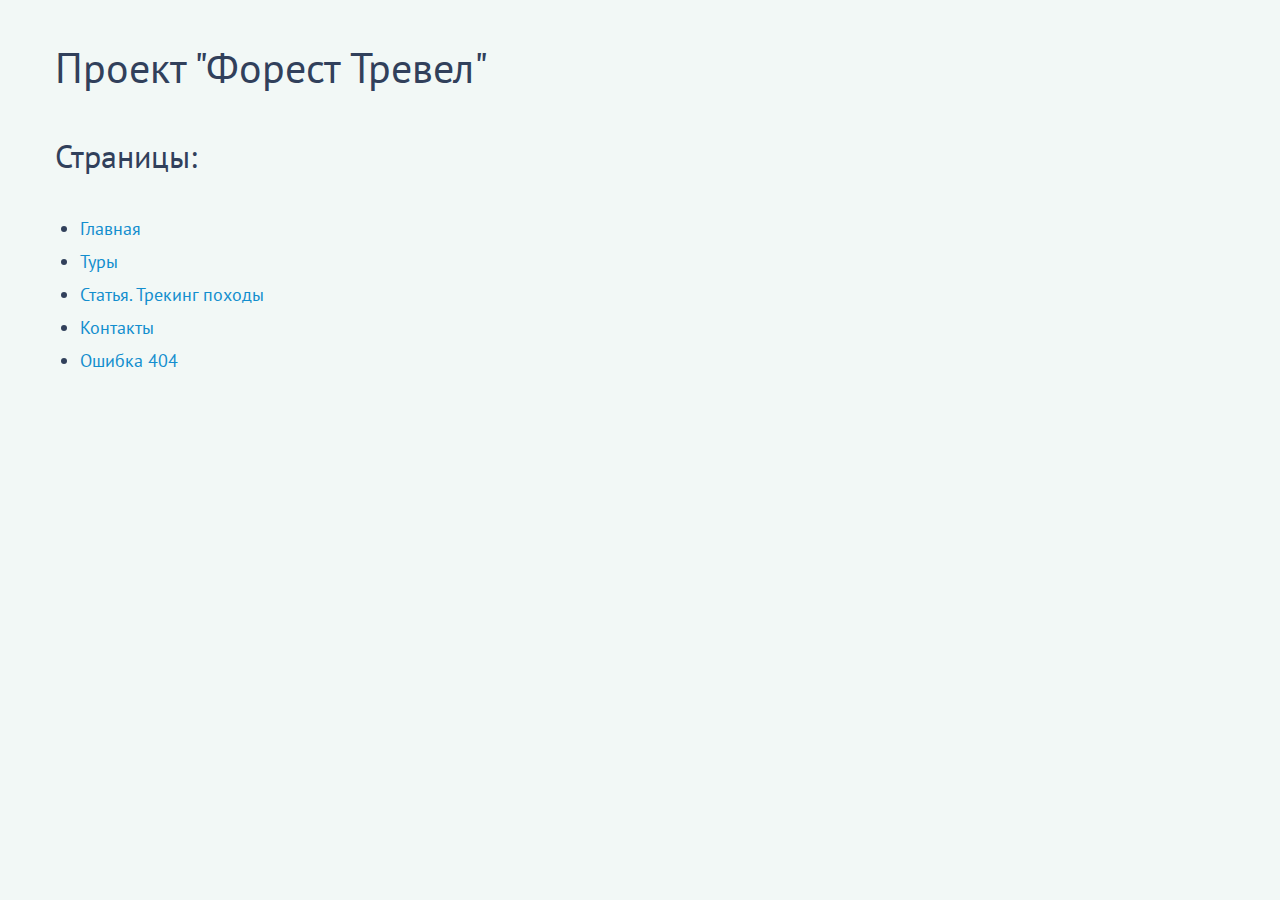
<file: index.html>
<!DOCTYPE html>
<html lang="en">

<head>
	<meta charset="UTF-8">
	<meta http-equiv="X-UA-Compatible" content="IE=edge">
	<meta name="viewport" content="width=device-width, initial-scale=1.0">
	<link rel="preconnect" href="https://fonts.googleapis.com">
	<link rel="preconnect" href="https://fonts.gstatic.com" crossorigin>
	<link href="https://fonts.googleapis.com/css2?family=Lobster&family=PT+Sans:wght@400;700&display=swap" rel="stylesheet">
	<link rel="stylesheet" href="./css/main.css" />
	<title>Document</title>

	<link rel="apple-touch-icon" sizes="180x180" href="img/favicons/apple-touch-icon.png">
	<link rel="icon" type="image/png" sizes="32x32" href="img/favicons/favicon-32x32.png">
	<link rel="icon" type="image/png" sizes="16x16" href="img/favicons/favicon-16x16.png">
	<link rel="manifest" href="img/favicons/site.webmanifest">
	<link rel="mask-icon" href="img/favicons/safari-pinned-tab.svg" color="#5bbad5">
	<link rel="shortcut icon" href="img/favicons/favicon.ico">
	<meta name="msapplication-TileColor" content="#00aba9">
	<meta name="msapplication-config" content="img/favicons/browserconfig.xml">
	<meta name="theme-color" content="#ffffff">
</head>

<body class="bg-color">

	<main class="ui">
		<div class="container">
			<h1 class="ui-header">Проект "Форест Тревел"</h1>
			<p class="ui-header-2">Страницы:</p>
			<ul class="ui-list">
				<li><a href="./main.html">Главная</a></li>
				<li><a href="./tours.html">Туры</a></li>
				<li><a href="./tracking.html">Статья. Трекинг походы</a></li>
				<li><a href="./contacts.html">Контакты</a></li>
				<li><a href="./404.html">Ошибка 404</a></li>
			</ul>
		</div>
	</main>

</body>

</html>
</file>
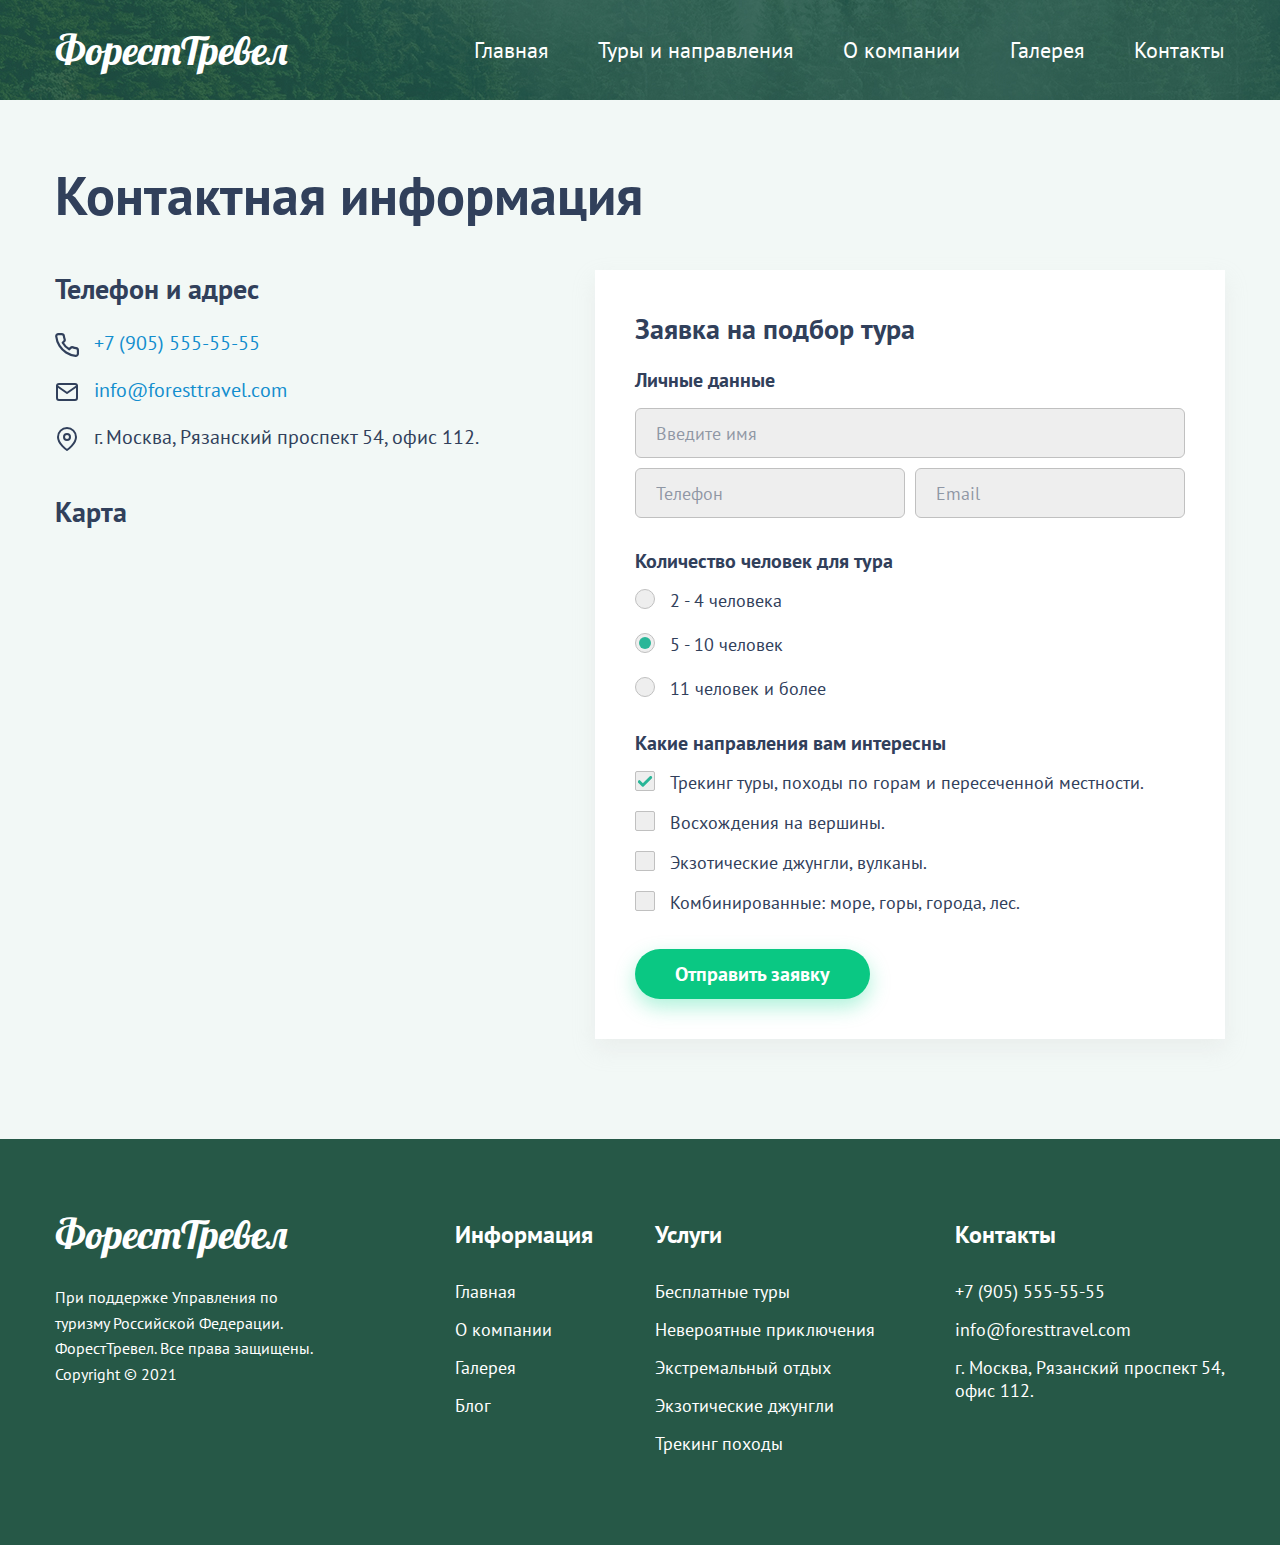
<file: contacts.html>
<!DOCTYPE html>
<html lang="ru">

<head>
	<meta charset="UTF-8" />
	<meta http-equiv="X-UA-Compatible" content="IE=edge" />
	<meta name="viewport" content="width=device-width, initial-scale=1.0" />

	<link rel="preconnect" href="https://fonts.googleapis.com">
	<link rel="preconnect" href="https://fonts.gstatic.com" crossorigin>
	<link href="https://fonts.googleapis.com/css2?family=Lobster&family=PT+Sans:wght@400;700&display=swap"
		rel="stylesheet">

	<meta property="og:type" content="website" />
	<meta property="og:title" content="Туристическое агенство Forest Travel" />

	<meta property="og:description" content="Турпоходы по дикой природе" />


	<link rel="apple-touch-icon" sizes="180x180" href="img/favicons/apple-touch-icon.png">
	<link rel="icon" type="image/png" sizes="32x32" href="img/favicons/favicon-32x32.png">
	<link rel="icon" type="image/png" sizes="16x16" href="img/favicons/favicon-16x16.png">
	<link rel="manifest" href="img/favicons/site.webmanifest">
	<link rel="mask-icon" href="img/favicons/safari-pinned-tab.svg" color="#5bbad5">
	<link rel="shortcut icon" href="img/favicons/favicon.ico">
	<meta name="msapplication-TileColor" content="#00aba9">
	<meta name="msapplication-config" content="img/favicons/browserconfig.xml">
	<meta name="theme-color" content="#ffffff">

	<link rel="stylesheet" href="./css/main.css" />
	<link rel="stylesheet" type="text/css" href="https://yastatic.net/bootstrap/3.3.4/css/bootstrap.min.css">

	<title>Туристическое агенство Forest Travel</title>
</head>

<body class="bg-color">

	<header class="inner-header">

		<div class="header-top">
			<div class="logo">ФорестТревел</div>
			<nav class="header-nav">
				<ul class="header-nav-list">
					<li class="header-nav-list-item"><a href="./main.html" class="header-nav-link">Главная</a></li>
					<li class="header-nav-list-item"><a href="./tours.html" class="header-nav-link">Туры и направления</a>
					</li>
					<li class="header-nav-list-item"><a href="./404.html" class="header-nav-link">О компании</a></li>
					<li class="header-nav-list-item"><a href="./404.html" class="header-nav-link">Галерея</a></li>
					<li class="header-nav-list-item"><a href="./contacts.html" class="header-nav-link">Контакты</a></li>
				</ul>
				<button class="header-nav-button" id="nav-icon">
					<div class="medium__line"></div>
				</button>

				<nav class="nav" id="nav">
					<a href="./main.html">Главная</a>
					<a href="./tours.html">Туры и направления</a>
					<a href="./404.html">О компании</a>
					<a href="./404.html">Галерея</a>
					<a href="./contacts.html">Контакты</a>
				</nav>
			</nav>
		</div>

	</header>

	<main class="inner-page contacts-page">
		<div class="container">

			<div class="contacts-header">
				<h1 class="main-header">Контактная информация</h1>
			</div>

			<div class="contact-row">

				<!-- contact info -->
				<div class="contact-info">

					<div class="contact-block">
						<h3 class="contact-block-title">Телефон и адрес</h3>
						<div class="contact-block-body">
							<ul class="contact-list">
								<li class="contact-list-icon phone"><a href="tel:+79055555555">+7 (905) 555-55-55</a></li>
								<li class="contact-list-icon mail"><a
										href="mailto:info@foresttravel.com">info@foresttravel.com</a></li>
								<li class="contact-list-icon address">г. Москва, Рязанский проспект 54, офис 112.</li>
							</ul>
						</div>
					</div>

					<div class="contact-block">
						<h3 class="contact-block-title contact-block-title-map">Карта</h3>
						<div class="contact-block-body">
							<!-- <img src="./img/contacts/map.jpg" alt="Карта проезда"> -->
							<div id="map" class="contact-block-map">
								<!-- <iframe
									src="https://www.google.com/maps/embed?pb=!1m18!1m12!1m3!1d2247.4473720069295!2d37.79332891522083!3d55.715977102300016!2m3!1f0!2f0!3f0!3m2!1i1024!2i768!4f13.1!3m3!1m2!1s0x414ab59b3be61f9b%3A0x8e6799da30ecf98a!2sRyazanskiy%20Prospekt%2C%2054%2C%20Moskva%2C%20Russia%2C%20109377!5e0!3m2!1sen!2skg!4v1674128627107!5m2!1sen!2skg"
									width="100%" height="100%" style="border:0;" allowfullscreen="" loading="lazy"
									referrerpolicy="no-referrer-when-downgrade"></iframe> -->

							</div>
						</div>
					</div>

				</div>
				<!-- // contact info -->

				<!-- form -->
				<form class="form">
					<h3 class="form-title">Заявка на подбор тура</h3>

					<!-- form-group -->
					<fieldset class="form-group">
						<legend class="form-group-title">Личные данные</legend>

						<div class="form-group-row">
							<input class="input" type="text" placeholder="Введите имя" required>
						</div>

						<div class="form-group-row">
							<input class="input" type="tel" placeholder="Телефон" required>
							<input class="input" type="email" placeholder="Email" required>
						</div>
					</fieldset>
					<!-- // form-group -->

					<!-- form-group -->
					<fieldset class="form-group">
						<legend class="form-group-title">Количество человек для тура</legend>

						<label class="radio-row">
							<input name="number-of-people" class="real-radio" type="radio">
							<span class="custom-radio"></span>
							<span>2 - 4 человека</span>
						</label>

						<label class="radio-row">
							<input name="number-of-people" class="real-radio" type="radio" checked>
							<span class="custom-radio"></span>
							<span>5 - 10 человек</span>
						</label>

						<label class="radio-row">
							<input name="number-of-people" class="real-radio" type="radio">
							<span class="custom-radio"></span>
							<span>11 человек и более</span>
						</label>

					</fieldset>
					<!-- // form-group -->

					<!-- form-group -->
					<fieldset class="form-group">
						<legend class="form-group-title">Какие направления вам интересны</legend>

						<label class="checkbox-row">
							<input name="" class="real-checkbox" type="checkbox" checked>
							<span class="custom-checkbox"></span>
							<span>Трекинг туры, походы по горам и пересеченной местности.</span>
						</label>

						<label class="checkbox-row">
							<input name="" class="real-checkbox" type="checkbox">
							<span class="custom-checkbox"></span>
							<span>Восхождения на вершины.</span>
						</label>

						<label class="checkbox-row">
							<input name="" class="real-checkbox" type="checkbox">
							<span class="custom-checkbox"></span>
							<span>Экзотические джунгли, вулканы.</span>
						</label>

						<label class="checkbox-row">
							<input name="" class="real-checkbox" type="checkbox">
							<span class="custom-checkbox"></span>
							<span>Комбинированные: море, горы, города, лес.</span>
						</label>

					</fieldset>
					<!-- // form-group -->

					<input class="button" type="submit" value="Отправить заявку">

				</form>
				<!-- // form -->

			</div>

		</div>
	</main>

	<footer class="footer">
		<div class="container">
			<div class="footer-row">

				<div class="footer-copyright">
					<div class="footer-logo">
						<div class="logo">ФорестТревел</div>
					</div>
					<div class="footer-copyright-text">
						<p>При поддержке Управления по туризму Российской Федерации. ФорестТревел. Все права защищены.
							Copyright ©
							2021</p>
					</div>
				</div>

				<div class="footer-widgets-wrapper">
					<div class="footer-widget footer-widget-info">
						<h3 class="footer-widget-title">Информация</h3>
						<ul class="footer-widget-list">
							<li><a href="./main.html">Главная</a></li>
							<li><a href="#">О компании</a></li>
							<li><a href="#">Галерея</a></li>
							<li><a href="#">Блог</a></li>
						</ul>
					</div>
					<div class="footer-widget footer-widget-services">
						<h3 class="footer-widget-title">Услуги</h3>
						<ul class="footer-widget-list">
							<li><a href="#">Бесплатные туры</a></li>
							<li><a href="#">Невероятные приключения</a></li>
							<li><a href="#">Экстремальный отдых</a></li>
							<li><a href="#">Экзотические джунгли</a></li>
							<li><a href="./tracking.html">Трекинг походы</a></li>
						</ul>
					</div>
					<div class="footer-widget footer-widget-contacts">
						<h3 class="footer-widget-title">Контакты</h3>
						<ul class="footer-widget-list">
							<p>+7 (905) 555-55-55</p>
							<p>info@foresttravel.com</p>
							<p>г. Москва, Рязанский проспект 54, офис 112.</p>
						</ul>
					</div>
				</div>

			</div>
		</div>
	</footer>

	<script src="https://api-maps.yandex.ru/2.1/?apikey=342d3c17-4348-40e6-9ff3-c10cc7c43b43&lang=ru_RU"></script>

	<script src="js/script.js"></script>
</body>

</html>
</file>
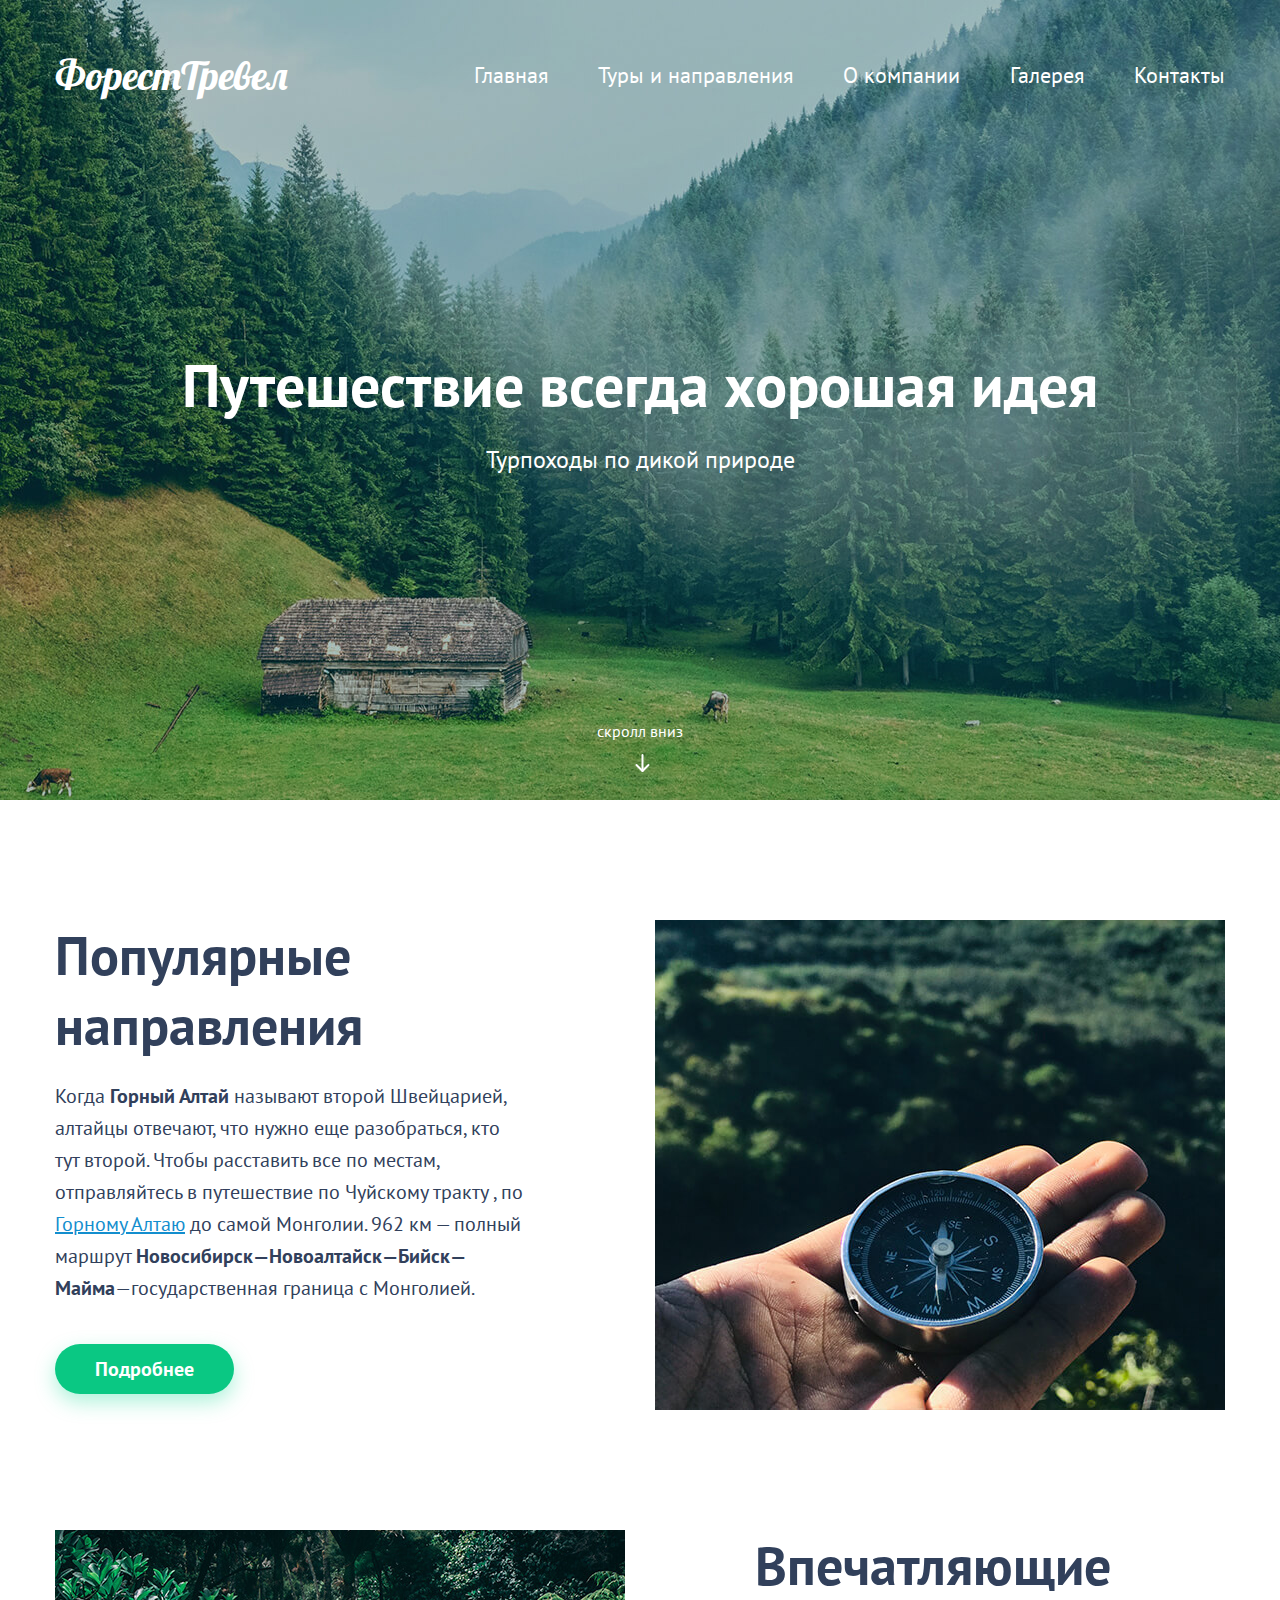
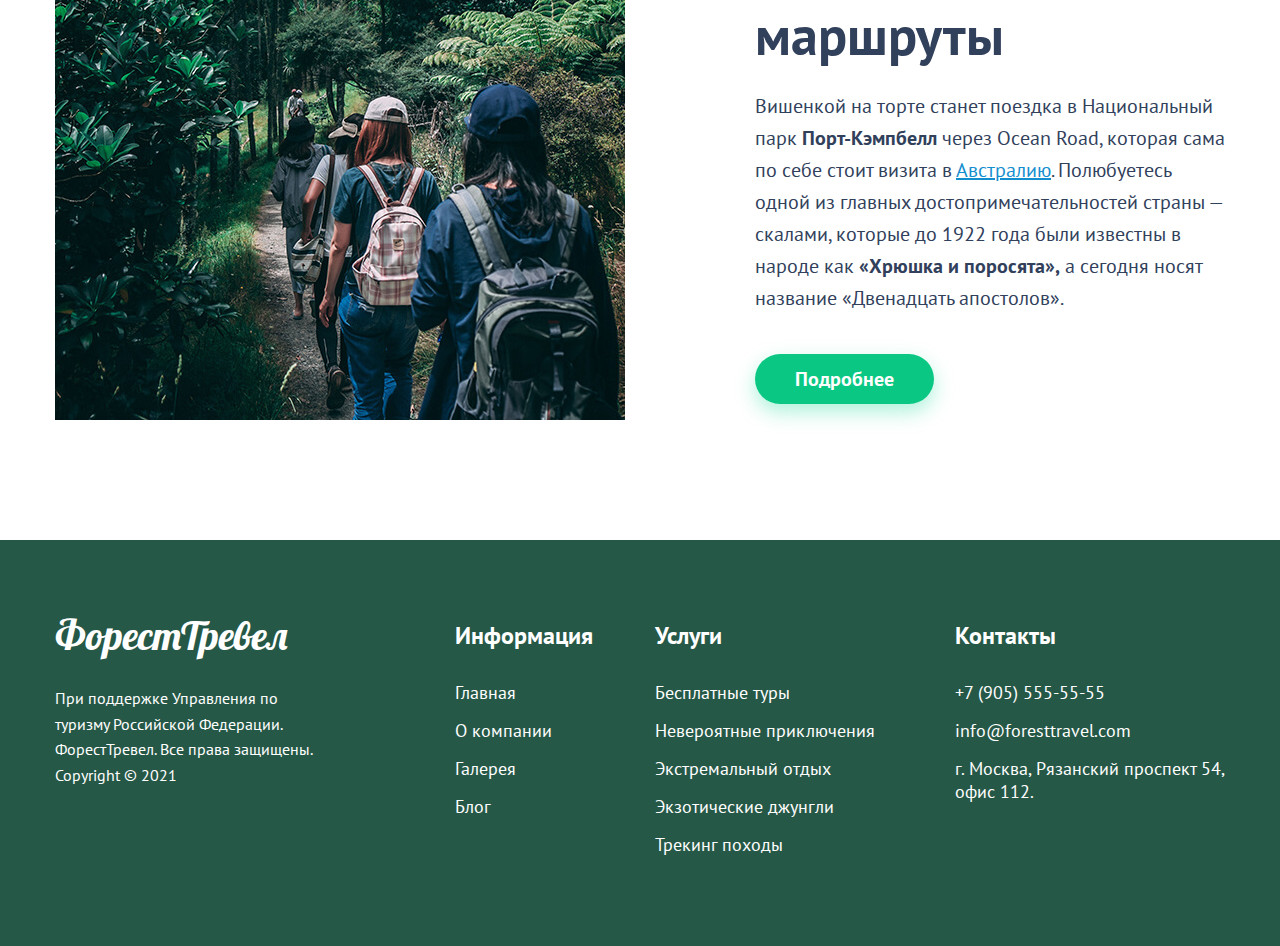
<file: main.html>
<!DOCTYPE html>
<html lang="ru">

<head>
  <meta charset="UTF-8" />
  <meta http-equiv="X-UA-Compatible" content="IE=edge" />
  <meta name="viewport" content="width=device-width, initial-scale=1.0" />

  <link rel="preconnect" href="https://fonts.googleapis.com">
  <link rel="preconnect" href="https://fonts.gstatic.com" crossorigin>
  <link href="https://fonts.googleapis.com/css2?family=Lobster&family=PT+Sans:wght@400;700&display=swap"
    rel="stylesheet">

  <link rel="stylesheet" href="./css/main.css" />

  <title>Туристическое агенство Forest Travel</title>

  <meta property="og:url" content="http://nurlanb2.beget.tech/forest-travel/main.html" />
  <meta property="og:type" content="website" />
  <meta property="og:title" content="Туристическое агенство Forest Travel" />

  <meta property="og:description" content="Турпоходы по дикой природе" />

  <meta property="og:image" content="http://nurlanb2.beget.tech/forest-travel/img/opengraph.jpg" />


  <link rel="apple-touch-icon" sizes="180x180" href="img/favicons/apple-touch-icon.png">
  <link rel="icon" type="image/png" sizes="32x32" href="img/favicons/favicon-32x32.png">
  <link rel="icon" type="image/png" sizes="16x16" href="img/favicons/favicon-16x16.png">
  <link rel="manifest" href="img/favicons/site.webmanifest">
  <link rel="mask-icon" href="img/favicons/safari-pinned-tab.svg" color="#5bbad5">
  <link rel="shortcut icon" href="img/favicons/favicon.ico">
  <meta name="msapplication-TileColor" content="#00aba9">
  <meta name="msapplication-config" content="img/favicons/browserconfig.xml">
  <meta name="theme-color" content="#ffffff">

</head>

<body>

  <header class="header">

    <div class="header-top">
      <div class="logo">ФорестТревел</div>
      <nav class="header-nav">
        <ul class="header-nav-list">
          <li class="header-nav-list-item"><a href="./main.html" class="header-nav-link">Главная</a></li>
          <li class="header-nav-list-item"><a href="./tours.html" class="header-nav-link">Туры и направления</a></li>
          <li class="header-nav-list-item"><a href="./404.html" class="header-nav-link">О компании</a></li>
          <li class="header-nav-list-item"><a href="./404.html" class="header-nav-link">Галерея</a></li>
          <li class="header-nav-list-item"><a href="./contacts.html" class="header-nav-link">Контакты</a></li>
        </ul>
        <button class="header-nav-button" id="nav-icon">
          <div class="medium__line"></div>
        </button>

        <nav class="nav" id="nav">
          <a href="./main.html">Главная</a>
          <a href="./tours.html">Туры и направления</a>
          <a href="./404.html">О компании</a>
          <a href="./404.html">Галерея</a>
          <a href="./contacts.html">Контакты</a>
        </nav>

      </nav>
    </div>

    <div class="header-content">
      <h1 class="header-title">Путешествие всегда хорошая идея</h1>
      <p class="header-descr">Турпоходы по дикой природе</p>
    </div>

    <a href="#scroll" class="header-scroll">cкролл вниз</a>

  </header>

  <main id="scroll" class="main">
    <div class="container">
      <!-- Main-row -->
      <article class="main-row">

        <div class="main-content">
          <div class="main-header-wrapper">
            <h2 class="main-header">Популярные направления</h2>
          </div>
          <div class="main-content-text">
            <p>Когда <b>Горный Алтай</b> называют второй Швейцарией, алтайцы отвечают, что нужно еще разобраться, кто
              тут второй. Чтобы расставить все по местам, отправляйтесь в путешествие по Чуйскому тракту , по <a
                href="#">Горному Алтаю</a> до самой Монголии. 962 км — полный маршрут
              <b>Новосибирск—Новоалтайск—Бийск—Майма</b>—государственная граница с Монголией.
            </p>
          </div>
          <a href="#" class="button">Подробнее</a>
        </div>

        <div class="main-image">
          <img src="./img/header/compas.jpg" alt="Популярные направления">
        </div>

      </article>
      <!-- Main-row -->

      <!-- Main-row -->
      <article class="main-row">

        <div class="main-content">
          <div class="main-header-wrapper">
            <h2 class="main-header">Впечатляющие маршруты</h2>
          </div>
          <div class="main-content-text">
            <p>Вишенкой на торте станет поездка в Национальный парк <b>Порт-Кэмпбелл</b> через Ocean Road, которая сама
              по себе
              стоит визита в <a href="#">Австралию</a>. Полюбуетесь одной из главных достопримечательностей страны —
              скалами, которые до
              1922 года были известны в народе как <b>«Хрюшка и поросята»,</b> а сегодня носят название «Двенадцать
              апостолов».
            </p>
          </div>
          <a href="#" class="button">Подробнее</a>
        </div>

        <div class="main-image">
          <img src="./img/header/travel.jpg" alt="Впечатляющие маршруты">
        </div>

      </article>
      <!-- Main-row -->
    </div>
  </main>

  <footer class="footer">
    <div class="container">
      <div class="footer-row">

        <div class="footer-copyright">
          <div class="footer-logo">
            <div class="logo">ФорестТревел</div>
          </div>
          <div class="footer-copyright-text">
            <p>При поддержке Управления по туризму Российской Федерации. ФорестТревел. Все права защищены. Copyright ©
              2021</p>
          </div>
        </div>

        <div class="footer-widgets-wrapper">
          <div class="footer-widget footer-widget-info">
            <h3 class="footer-widget-title">Информация</h3>
            <ul class="footer-widget-list">
              <li><a href="./main.html">Главная</a></li>
              <li><a href="#">О компании</a></li>
              <li><a href="#">Галерея</a></li>
              <li><a href="#">Блог</a></li>
            </ul>
          </div>
          <div class="footer-widget footer-widget-services">
            <h3 class="footer-widget-title">Услуги</h3>
            <ul class="footer-widget-list">
              <li><a href="#">Бесплатные туры</a></li>
              <li><a href="#">Невероятные приключения</a></li>
              <li><a href="#">Экстремальный отдых</a></li>
              <li><a href="#">Экзотические джунгли</a></li>
              <li><a href="./tracking.html">Трекинг походы</a></li>
            </ul>
          </div>
          <div class="footer-widget footer-widget-contacts">
            <h3 class="footer-widget-title">Контакты</h3>
            <ul class="footer-widget-list">
              <p>+7 (905) 555-55-55</p>
              <p>info@foresttravel.com</p>
              <p>г. Москва, Рязанский проспект 54, офис 112.</p>
            </ul>
          </div>
        </div>

      </div>
    </div>
  </footer>

	<script src="js/script.js"></script>
</body>

</html>
</file>
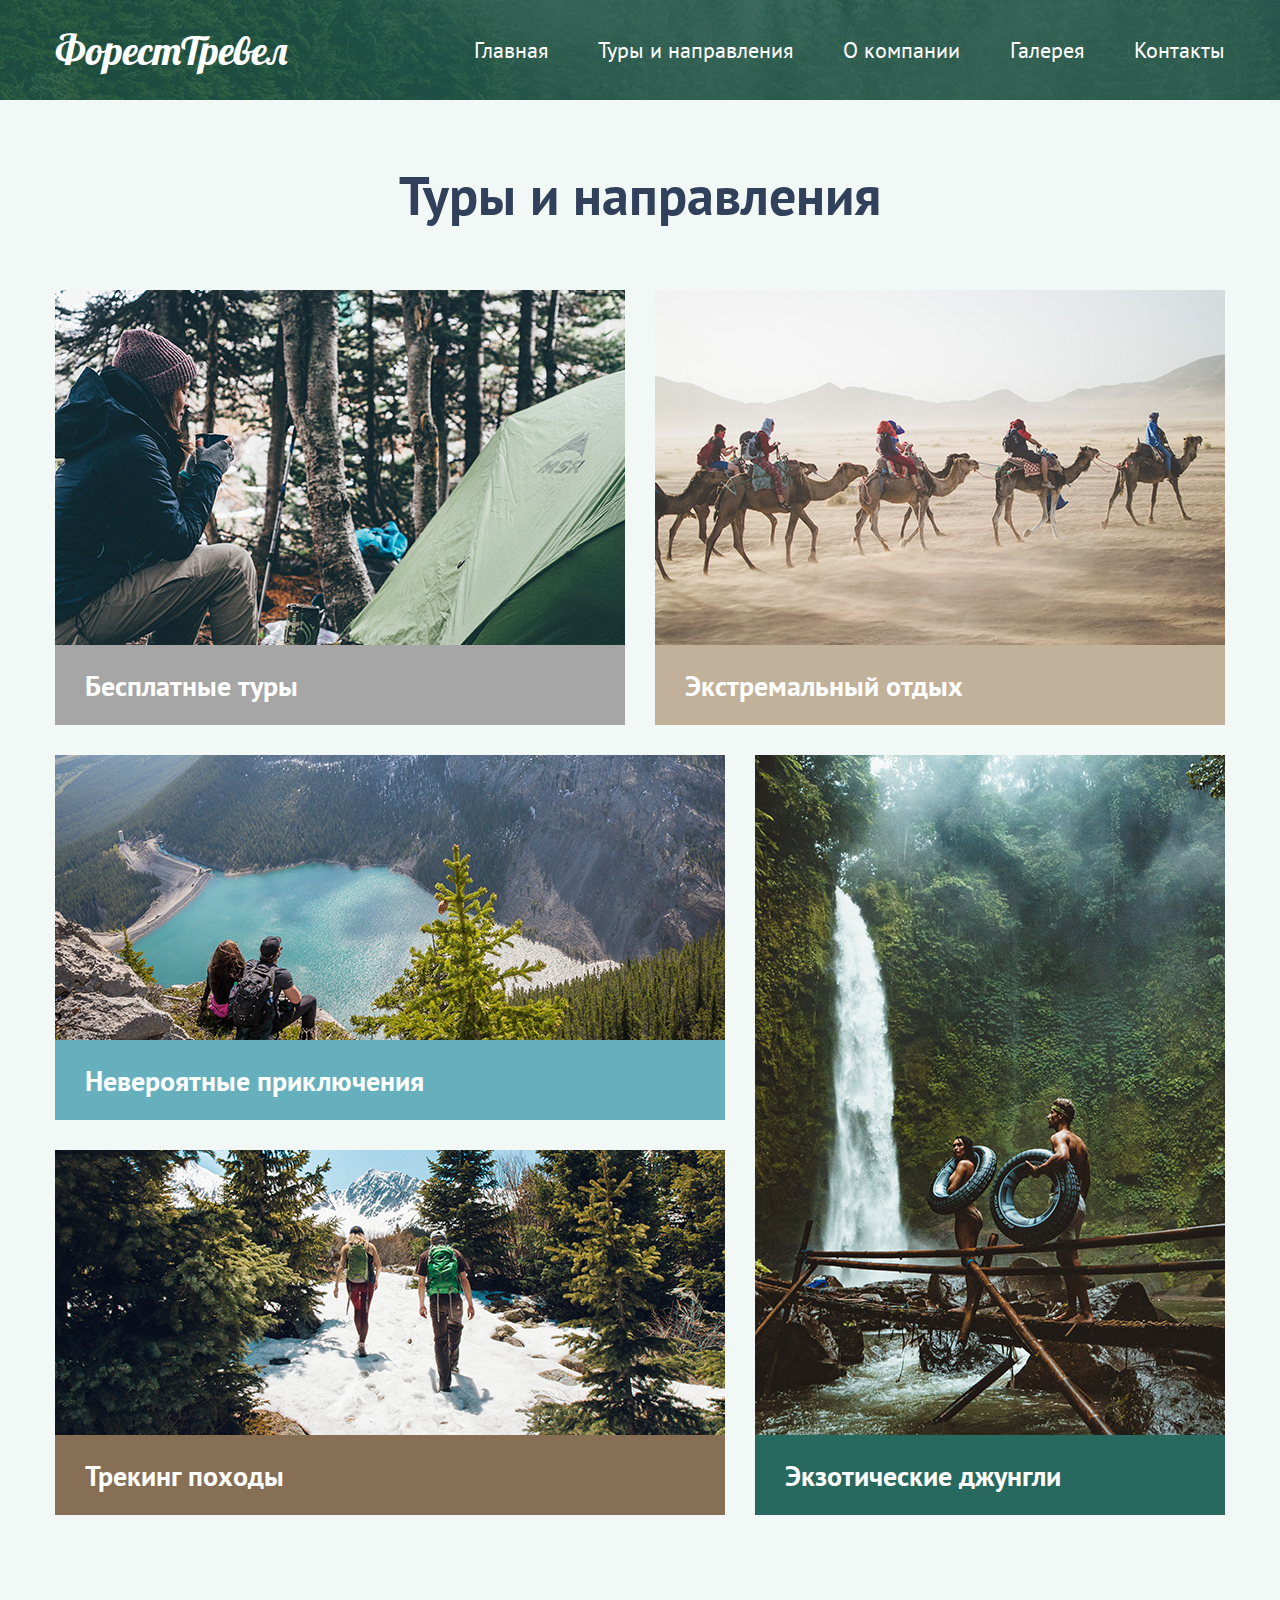
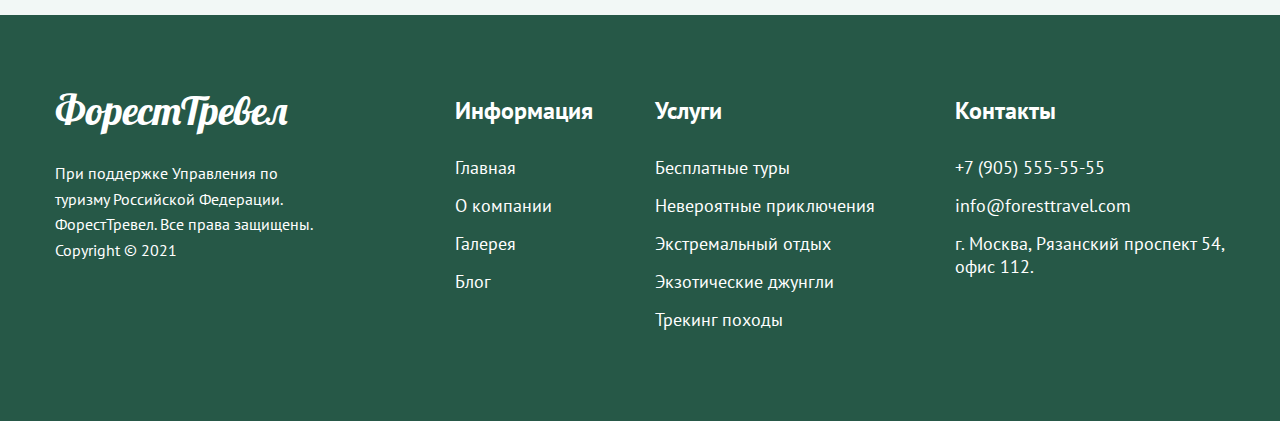
<file: tours.html>
<!DOCTYPE html>
<html lang="ru">

<head>
	<meta charset="UTF-8" />
	<meta http-equiv="X-UA-Compatible" content="IE=edge" />
	<meta name="viewport" content="width=device-width, initial-scale=1.0" />

	<link rel="preconnect" href="https://fonts.googleapis.com">
	<link rel="preconnect" href="https://fonts.gstatic.com" crossorigin>
	<link href="https://fonts.googleapis.com/css2?family=Lobster&family=PT+Sans:wght@400;700&display=swap"
		rel="stylesheet">

	<meta property="og:type" content="website" />
	<meta property="og:title" content="Туристическое агенство Forest Travel" />

	<meta property="og:description" content="Турпоходы по дикой природе" />


	<link rel="apple-touch-icon" sizes="180x180" href="img/favicons/apple-touch-icon.png">
	<link rel="icon" type="image/png" sizes="32x32" href="img/favicons/favicon-32x32.png">
	<link rel="icon" type="image/png" sizes="16x16" href="img/favicons/favicon-16x16.png">
	<link rel="manifest" href="img/favicons/site.webmanifest">
	<link rel="mask-icon" href="img/favicons/safari-pinned-tab.svg" color="#5bbad5">
	<link rel="shortcut icon" href="img/favicons/favicon.ico">
	<meta name="msapplication-TileColor" content="#00aba9">
	<meta name="msapplication-config" content="img/favicons/browserconfig.xml">
	<meta name="theme-color" content="#ffffff">

	<link rel="stylesheet" href="./css/main.css" />

	<title>Туристическое агенство Forest Travel</title>
</head>

<body class="bg-color">

	<header class="inner-header">

		<div class="header-top">
			<div class="logo">ФорестТревел</div>
			<nav class="header-nav">
				<ul class="header-nav-list">
					<li class="header-nav-list-item"><a href="./main.html" class="header-nav-link">Главная</a></li>
					<li class="header-nav-list-item"><a href="./tours.html" class="header-nav-link">Туры и направления</a>
					</li>
					<li class="header-nav-list-item"><a href="./404.html" class="header-nav-link">О компании</a></li>
					<li class="header-nav-list-item"><a href="./404.html" class="header-nav-link">Галерея</a></li>
					<li class="header-nav-list-item"><a href="./contacts.html" class="header-nav-link">Контакты</a></li>
				</ul>
				<button class="header-nav-button" id="nav-icon">
					<div class="medium__line"></div>
				</button>

				<nav class="nav" id="nav">
					<a href="./main.html">Главная</a>
					<a href="./tours.html">Туры и направления</a>
					<a href="./404.html">О компании</a>
					<a href="./404.html">Галерея</a>
					<a href="./contacts.html">Контакты</a>
				</nav>
			</nav>
		</div>

	</header>

	<main class="inner-page tours-page">
		<div class="container">

			<div class="inner-page-tours-header">
				<h1 class="main-header">Туры и направления</h1>
			</div>

			<!-- cards wrapper -->
			<div class="cards-wrapper">

				<!-- first-row -->
				<div class="cards-first-row">
					<a href="#" class="card-wrapper-link">
						<div class="card">
							<picture>
								<source srcset="./img/cards/card-sizes/mbx-01.jpg" media="(max-width: 599px)">
								<source srcset="./img/cards/card-sizes/mb-01.jpg" media="(max-width: 899px)">
								<source srcset="./img/cards/card-sizes/tablet-01.jpg" media="(max-width: 1199px)">
								<img src="./img/cards/card-01.jpg" alt="Бесплатные туры">
							</picture>

							<div class="card-title-wrapper">
								<h2 class="card-title">Бесплатные туры</h2>
							</div>
						</div>
					</a>
					<a href="#" class="card-wrapper-link">
						<div class="card">
							<picture>
								<source srcset="./img/cards/card-sizes/mbx-02.jpg" media="(max-width: 599px)">
								<source srcset="./img/cards/card-sizes/mb-02.jpg" media="(max-width: 899px)">
								<source srcset="./img/cards/card-sizes/tablet-02.jpg" media="(max-width: 1199px)">
								<img src="./img/cards/card-02.jpg" alt="Экстремальный отдых">
							</picture>

							<div class="card-title-wrapper extreme">
								<h2 class="card-title">Экстремальный отдых</h2>
							</div>
						</div>
					</a>
				</div>
				<!-- first-row -->

				<!-- second-row -->
				<div class="cards-second-row">
					<div class="cards-second-row-column">
						<a href="#" class="card-wrapper-link">
							<div class="card bigger">
								<picture>
									<source srcset="./img/cards/card-sizes/mbx-03.jpg" media="(max-width: 599px)">
									<source srcset="./img/cards/card-sizes/mb-03.jpg" media="(max-width: 899px)">
									<source srcset="./img/cards/card-sizes/tablet-03.jpg" media="(max-width: 1199px)">
									<img src="./img/cards/card-03.jpg" alt="Невероятные приключения">
								</picture>

								<div class="card-title-wrapper adventure">
									<h2 class="card-title">Невероятные приключения</h2>
								</div>
							</div>
						</a>
						<a href="./tracking.html" class="card-wrapper-link">
							<div class="card bigger">
								<picture>
									<source srcset="./img/cards/card-sizes/mbx-04.jpg" media="(max-width: 599px)">
									<source srcset="./img/cards/card-sizes/mb-04.jpg" media="(max-width: 899px)">
									<source srcset="./img/cards/card-sizes/tablet-04.jpg" media="(max-width: 1199px)">
									<img src="./img/cards/card-04.jpg" alt="Трекинг походы">
								</picture>

								<div class="card-title-wrapper tracking">
									<h2 class="card-title">Трекинг походы</h2>
								</div>
							</div>
						</a>
					</div>
					<div class="cards-second-row-column">
						<a href="#" class="card-wrapper-link">
							<div class="card long">
								<picture>
									<source srcset="./img/cards/card-sizes/mbx-05.jpg" media="(max-width: 599px)">
									<source srcset="./img/cards/card-sizes/mb-05.jpg" media="(max-width: 899px)">
									<source srcset="./img/cards/card-sizes/tablet-05.jpg" media="(max-width: 1199px)">
									<img src="./img/cards/card-05.jpg" alt="Экзотические джунгли">
								</picture>

								<div class="card-title-wrapper jungle">
									<h2 class="card-title">Экзотические джунгли</h2>
								</div>
							</div>
						</a>
					</div>
				</div>
				<!-- second-row -->

			</div>
			<!-- cards wrapper -->

		</div>
	</main>

	<footer class="footer">
		<div class="container">
			<div class="footer-row">

				<div class="footer-copyright">
					<div class="footer-logo">
						<div class="logo">ФорестТревел</div>
					</div>
					<div class="footer-copyright-text">
						<p>При поддержке Управления по туризму Российской Федерации. ФорестТревел. Все права защищены.
							Copyright ©
							2021</p>
					</div>
				</div>

				<div class="footer-widgets-wrapper">
					<div class="footer-widget footer-widget-info">
						<h3 class="footer-widget-title">Информация</h3>
						<ul class="footer-widget-list">
							<li><a href="./main.html">Главная</a></li>
							<li><a href="#">О компании</a></li>
							<li><a href="#">Галерея</a></li>
							<li><a href="#">Блог</a></li>
						</ul>
					</div>
					<div class="footer-widget footer-widget-services">
						<h3 class="footer-widget-title">Услуги</h3>
						<ul class="footer-widget-list">
							<li><a href="#">Бесплатные туры</a></li>
							<li><a href="#">Невероятные приключения</a></li>
							<li><a href="#">Экстремальный отдых</a></li>
							<li><a href="#">Экзотические джунгли</a></li>
							<li><a href="./tracking.html">Трекинг походы</a></li>
						</ul>
					</div>
					<div class="footer-widget footer-widget-contacts">
						<h3 class="footer-widget-title">Контакты</h3>
						<ul class="footer-widget-list">
							<p>+7 (905) 555-55-55</p>
							<p>info@foresttravel.com</p>
							<p>г. Москва, Рязанский проспект 54, офис 112.</p>
						</ul>
					</div>
				</div>

			</div>
		</div>
	</footer>

	<script src="js/script.js"></script>

</body>

</html>
</file>
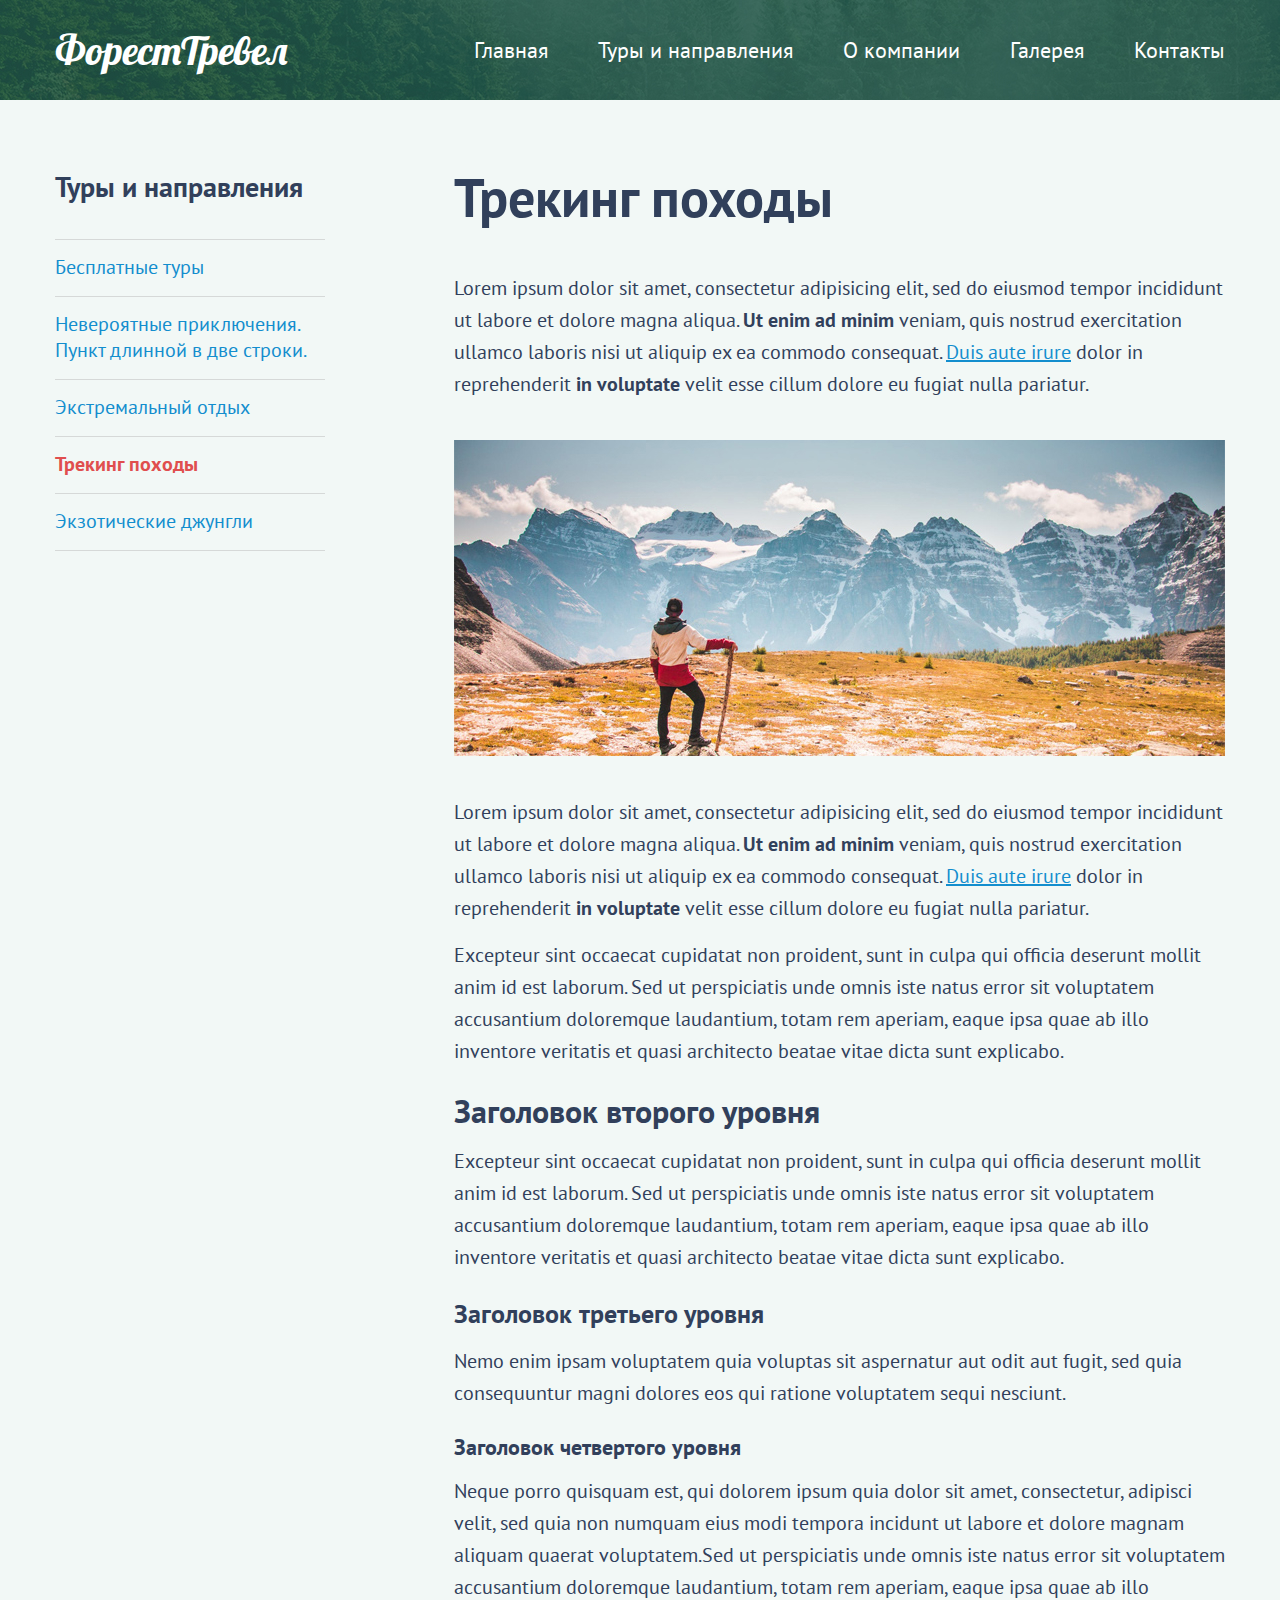
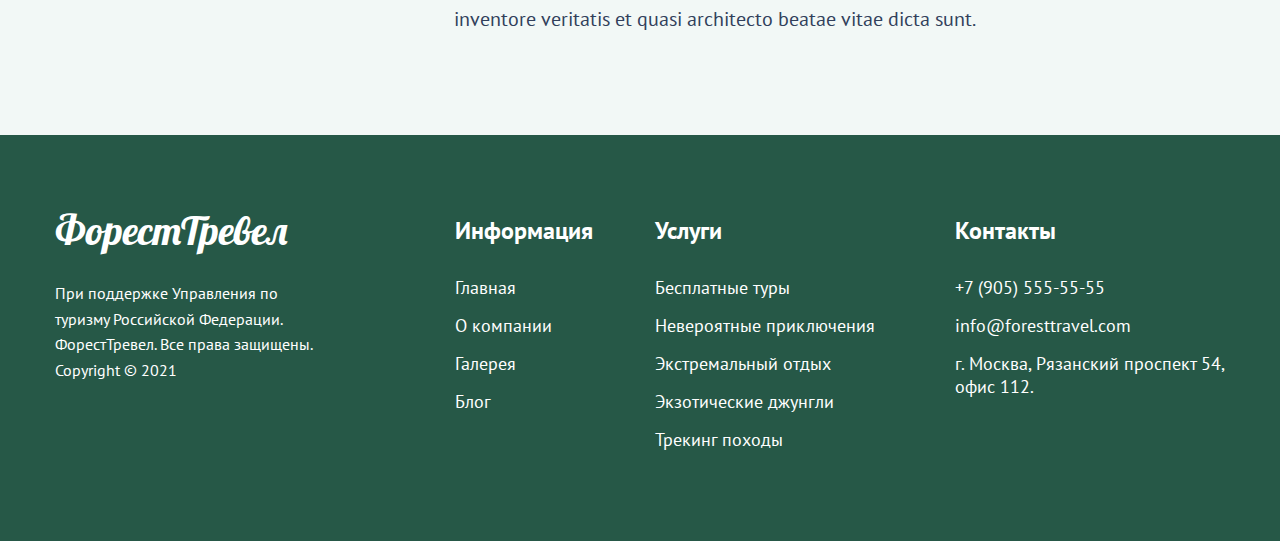
<file: tracking.html>
<!DOCTYPE html>
<html lang="ru">

<head>
	<meta charset="UTF-8" />
	<meta http-equiv="X-UA-Compatible" content="IE=edge" />
	<meta name="viewport" content="width=device-width, initial-scale=1.0" />

	<link rel="preconnect" href="https://fonts.googleapis.com">
	<link rel="preconnect" href="https://fonts.gstatic.com" crossorigin>
	<link href="https://fonts.googleapis.com/css2?family=Lobster&family=PT+Sans:wght@400;700&display=swap"
		rel="stylesheet">


	<meta property="og:type" content="website" />
	<meta property="og:title" content="Туристическое агенство Forest Travel" />

	<meta property="og:description" content="Турпоходы по дикой природе" />


	<link rel="apple-touch-icon" sizes="180x180" href="img/favicons/apple-touch-icon.png">
	<link rel="icon" type="image/png" sizes="32x32" href="img/favicons/favicon-32x32.png">
	<link rel="icon" type="image/png" sizes="16x16" href="img/favicons/favicon-16x16.png">
	<link rel="manifest" href="img/favicons/site.webmanifest">
	<link rel="mask-icon" href="img/favicons/safari-pinned-tab.svg" color="#5bbad5">
	<link rel="shortcut icon" href="img/favicons/favicon.ico">
	<meta name="msapplication-TileColor" content="#00aba9">
	<meta name="msapplication-config" content="img/favicons/browserconfig.xml">
	<meta name="theme-color" content="#ffffff">

	<link rel="stylesheet" href="./css/main.css" />

	<title>Туристическое агенство Forest Travel</title>

</head>

<body class="bg-color">

	<header class="inner-header">

		<div class="header-top">
			<div class="logo">ФорестТревел</div>
			<nav class="header-nav">
				<ul class="header-nav-list">
					<li class="header-nav-list-item"><a href="./main.html" class="header-nav-link">Главная</a></li>
					<li class="header-nav-list-item"><a href="./tours.html" class="header-nav-link">Туры и направления</a>
					</li>
					<li class="header-nav-list-item"><a href="./404.html" class="header-nav-link">О компании</a></li>
					<li class="header-nav-list-item"><a href="./404.html" class="header-nav-link">Галерея</a></li>
					<li class="header-nav-list-item"><a href="./contacts.html" class="header-nav-link">Контакты</a></li>
				</ul>

				<button class="header-nav-button" id="nav-icon">
					<div class="medium__line"></div>
				</button>

				<nav class="nav" id="nav">
					<a href="./main.html">Главная</a>
					<a href="./tours.html">Туры и направления</a>
					<a href="./404.html">О компании</a>
					<a href="./404.html">Галерея</a>
					<a href="./contacts.html">Контакты</a>
				</nav>
			</nav>
		</div>

	</header>

	<main class="inner-page tracking-page">
		<div class="container">

			<div class="row-article-page">

				<nav class="article-page-nav">
					<h3 class="article-page-nav-title">Туры и направления</h3>
					<ul class="article-page-nav-list">
						<li><a href="#!">Бесплатные туры</a></li>
						<li><a href="#!">Невероятные приключения. Пункт длинной в две строки.</a></li>
						<li><a href="#!">Экстремальный отдых</a></li>
						<li><a href="#!" class="active">Трекинг походы</a></li>
						<li><a href="#!">Экзотические джунгли</a></li>
					</ul>
				</nav>

				<article class="article-page-article">
					<div class="article-page-article-header">
						<h1 class="main-header">Трекинг походы</h1>
					</div>
					<p>Lorem ipsum dolor sit amet, consectetur adipisicing elit, sed do eiusmod tempor incididunt ut labore
						et dolore magna aliqua. <b>Ut enim ad minim</b> veniam, quis nostrud exercitation ullamco laboris nisi
						ut
						aliquip ex ea commodo consequat. <a href="#!">Duis aute irure</a> dolor in reprehenderit <b>in
							voluptate</b>
						velit esse cillum
						dolore eu fugiat nulla pariatur.</p>

					<img src="./img/tracking/mountain.jpg" alt="Трекинг походы">

					<p>Lorem ipsum dolor sit amet, consectetur adipisicing elit, sed do eiusmod tempor incididunt ut labore
						et dolore magna aliqua. <b>Ut enim ad minim</b> veniam, quis nostrud exercitation ullamco laboris nisi
						ut
						aliquip ex ea commodo consequat. <a href="#!">Duis aute irure</a> dolor in reprehenderit <b>in
							voluptate</b>
						velit esse cillum
						dolore eu fugiat nulla pariatur.</p>
					<p>Excepteur sint occaecat cupidatat non proident, sunt in culpa qui officia deserunt mollit anim id est
						laborum. Sed ut perspiciatis unde omnis iste natus error sit voluptatem accusantium doloremque
						laudantium, totam rem aperiam, eaque ipsa quae ab illo inventore veritatis et quasi architecto beatae
						vitae dicta sunt explicabo.</p>
					<h2>Заголовок второго уровня</h2>
					<p>Excepteur sint occaecat cupidatat non proident, sunt in culpa qui officia deserunt mollit anim id est
						laborum. Sed ut perspiciatis unde omnis iste natus error sit voluptatem accusantium doloremque
						laudantium, totam rem aperiam, eaque ipsa quae ab illo inventore veritatis et quasi architecto beatae
						vitae dicta sunt explicabo.</p>
					<h3>Заголовок третьего уровня</h3>
					<p>Nemo enim ipsam voluptatem quia voluptas sit aspernatur aut odit aut fugit, sed quia consequuntur
						magni dolores eos qui ratione voluptatem sequi nesciunt. </p>
					<h4>Заголовок четвертого уровня</h4>
					<p>Neque porro quisquam est, qui dolorem ipsum quia dolor sit amet, consectetur, adipisci velit, sed quia
						non numquam eius modi tempora incidunt ut labore et dolore magnam aliquam quaerat voluptatem.Sed ut
						perspiciatis unde omnis iste natus error sit voluptatem accusantium doloremque laudantium, totam rem
						aperiam, eaque ipsa quae ab illo inventore veritatis et quasi architecto beatae vitae dicta sunt.</p>
				</article>
			</div>

		</div>
	</main>

	<footer class="footer">
		<div class="container">
			<div class="footer-row">

				<div class="footer-copyright">
					<div class="footer-logo">
						<div class="logo">ФорестТревел</div>
					</div>
					<div class="footer-copyright-text">
						<p>При поддержке Управления по туризму Российской Федерации. ФорестТревел. Все права защищены.
							Copyright ©
							2021</p>
					</div>
				</div>

				<div class="footer-widgets-wrapper">
					<div class="footer-widget footer-widget-info">
						<h3 class="footer-widget-title">Информация</h3>
						<ul class="footer-widget-list">
							<li><a href="./main.html">Главная</a></li>
							<li><a href="#">О компании</a></li>
							<li><a href="#">Галерея</a></li>
							<li><a href="#">Блог</a></li>
						</ul>
					</div>
					<div class="footer-widget footer-widget-services">
						<h3 class="footer-widget-title">Услуги</h3>
						<ul class="footer-widget-list">
							<li><a href="#">Бесплатные туры</a></li>
							<li><a href="#">Невероятные приключения</a></li>
							<li><a href="#">Экстремальный отдых</a></li>
							<li><a href="#">Экзотические джунгли</a></li>
							<li><a href="./tracking.html">Трекинг походы</a></li>
						</ul>
					</div>
					<div class="footer-widget footer-widget-contacts">
						<h3 class="footer-widget-title">Контакты</h3>
						<ul class="footer-widget-list">
							<p>+7 (905) 555-55-55</p>
							<p>info@foresttravel.com</p>
							<p>г. Москва, Рязанский проспект 54, офис 112.</p>
						</ul>
					</div>
				</div>

			</div>
		</div>
	</footer>

	<script src="js/script.js"></script>

</body>

</html>
</file>
<file: css/main.css>
* {
  padding: 0px;
  margin: 0px;
  border: none;
}

*,
*::before,
*::after {
  -webkit-box-sizing: border-box;
          box-sizing: border-box;
}

:focus,
:active {
  /*outline: none;*/
}

a:focus,
a:active {
  /* outline: none;*/
}

/* Links */
a, a:link, a:visited {
  /* color: inherit; */
  text-decoration: none;
  /* display: inline-block; */
}

a:hover {
  /* color: inherit; */
  text-decoration: none;
}

/* Common */
aside, nav, footer, header, section, main {
  display: block;
}

h1, h2, h3, h4, h5, h6, p {
  font-size: inherit;
  font-weight: inherit;
}

ul, ul li {
  list-style: none;
}

img {
  display: block;
  max-width: 100%;
  height: auto;
}

img, svg {
  display: block;
  max-width: 100%;
  height: auto;
}

address {
  font-style: normal;
}

/* Form */
input, textarea, button, select {
  font-family: inherit;
  font-size: inherit;
  color: inherit;
  background-color: transparent;
}

input::-ms-clear {
  display: none;
}

button, input[type=submit] {
  display: inline-block;
  cursor: pointer;
}

input:focus, input:active,
button:focus, button:active {
  outline: none;
}

button::-moz-focus-inner {
  padding: 0;
  border: 0;
}

label {
  cursor: pointer;
}

legend {
  display: block;
  margin: 0;
  padding: 0;
  border: none;
}

html {
  height: 100%;
  /*Sticky footer*/
}

body {
  display: -webkit-box;
  display: -ms-flexbox;
  display: flex;
  /*Sticky footer*/
  -webkit-box-orient: vertical;
  -webkit-box-direction: normal;
      -ms-flex-direction: column;
          flex-direction: column;
  /*Sticky footer*/
  height: 100%;
  /*Sticky footer*/
  font-family: "PT Sans", sans-serif;
  color: #31405B;
}

body > * {
  -ms-flex-negative: 0;
      flex-shrink: 0;
  /*Sticky footer*/
}

.none {
  display: none;
}

.bg-color {
  background-color: #F2F8F6;
}

.container {
  width: 1200px;
  padding: 0 15px;
  margin: 0 auto;
}

.inner-page {
  padding: 60px 0 100px;
}

.main-header {
  font-weight: 700;
  font-size: 54px;
  color: #31405B;
}

.header {
  position: relative;
  padding: 50px 0 0 0;
  height: 800px;
  background-color: #265847;
  background-image: url("../img/header/bg.jpg");
  background-position: center;
  background-size: cover;
  color: #fff;
}

.inner-header {
  display: -webkit-box;
  display: -ms-flexbox;
  display: flex;
  -webkit-box-align: center;
      -ms-flex-align: center;
          align-items: center;
  height: 100px;
  background-color: #265847;
  background-image: url("../img/header/bg-2.jpg");
  background-position: center;
  background-size: cover;
  color: #fff;
}

.header-top {
  display: -webkit-box;
  display: -ms-flexbox;
  display: flex;
  -webkit-box-pack: justify;
      -ms-flex-pack: justify;
          justify-content: space-between;
  -webkit-box-align: center;
      -ms-flex-align: center;
          align-items: center;
  width: 1170px;
  margin: 0 auto;
}

.header-nav-list {
  display: -webkit-box;
  display: -ms-flexbox;
  display: flex;
  font-weight: 400;
  font-size: 22px;
}

.header-nav-button {
  display: none;
}

.header-nav-list-item:not(:last-child) {
  margin: 0 50px 0 0;
}

.header-nav-link {
  color: #fff;
}

.header-content {
  position: absolute;
  left: 50%;
  top: 50%;
  -webkit-transform: translate(-50%, -50%);
          transform: translate(-50%, -50%);
  padding-top: 20px;
  width: 1170px;
  text-align: center;
}

.header-title {
  font-weight: 700;
  font-size: 60px;
  margin: 0 0 20px 0;
}

.header-descr {
  font-weight: 400;
  font-size: 24px;
}

.header-scroll {
  position: absolute;
  bottom: 25px;
  left: 50%;
  -webkit-transform: translateX(-50%);
          transform: translateX(-50%);
  padding: 0 0 34px 0;
  display: inline-block;
  font-weight: 400;
  font-size: 16px;
  text-align: center;
  color: #FFFFFF;
}

.header-scroll::after {
  content: "";
  position: absolute;
  bottom: 0;
  left: 50%;
  -webkit-transform: translateX(-50%);
          transform: translateX(-50%);
  display: block;
  width: 19px;
  height: 24px;
  background-image: url("../img/header/arrow-down.svg");
}

.logo {
  font-family: "Lobster", cursive;
  font-weight: 400;
  font-size: 40px;
  color: #fff;
}

.main {
  padding: 120px 0;
}

.main-row {
  display: -webkit-box;
  display: -ms-flexbox;
  display: flex;
  -webkit-box-pack: justify;
      -ms-flex-pack: justify;
          justify-content: space-between;
  margin-bottom: 120px;
}

.main-row:last-child {
  margin-bottom: 0;
}

.main-row:nth-child(even) {
  -webkit-box-orient: horizontal;
  -webkit-box-direction: reverse;
      -ms-flex-direction: row-reverse;
          flex-direction: row-reverse;
}

.main-content {
  width: 470px;
}

.main-header-wrapper {
  margin: 0 0 20px 0;
}

.main-content-text {
  margin-bottom: 40px;
  font-weight: 400;
  font-size: 20px;
  line-height: 1.6;
  color: #31405B;
}

.main-content-text p + p {
  padding-top: 15px;
}

.main-content-text a {
  -webkit-text-decoration-line: underline;
          text-decoration-line: underline;
  color: #138ECE;
}

.main-image {
  width: 570px;
}

.footer {
  margin-top: auto;
  /*Sticky footer*/
  padding: 70px 0 90px;
  background: #265847;
  color: #fff;
}

.footer a {
  color: #fff;
}

.footer a:hover {
  text-decoration: underline;
}

.footer-row {
  display: -webkit-box;
  display: -ms-flexbox;
  display: flex;
  -webkit-box-pack: justify;
      -ms-flex-pack: justify;
          justify-content: space-between;
}

.footer-copyright {
  width: 270px;
}

.footer-logo {
  margin: 0 0 26px 0;
}

.footer-copyright-text {
  font-weight: 400;
  font-size: 16px;
  line-height: 1.6;
}

.footer-widgets-wrapper {
  display: -webkit-box;
  display: -ms-flexbox;
  display: flex;
  -webkit-column-gap: 30px;
          column-gap: 30px;
  padding-top: 10px;
}

.footer-widget-info {
  width: 170px;
}

.footer-widget-services {
  width: 270px;
}

.footer-widget-contacts {
  width: 270px;
}

.footer-widget {
  font-size: 18px;
}

.footer-widget p + p {
  margin: 15px 0 0 0;
}

.footer-widget-title {
  margin-bottom: 30px;
  font-weight: 700;
  font-size: 24px;
}

.footer-widget-list {
  font-size: 18px;
}

.footer-widget-list li + li {
  margin-top: 15px;
}

.inner-page-tours-header {
  margin: 0 0 60px 0;
  text-align: center;
}

.cards-first-row {
  display: -webkit-box;
  display: -ms-flexbox;
  display: flex;
  -webkit-box-pack: justify;
      -ms-flex-pack: justify;
          justify-content: space-between;
  margin: 0 0 30px 0;
}

.cards-second-row {
  display: -webkit-box;
  display: -ms-flexbox;
  display: flex;
  -webkit-box-pack: justify;
      -ms-flex-pack: justify;
          justify-content: space-between;
}

.cards-second-row-column > * + * {
  margin: 30px 0 0 0;
}

.card-wrapper-link {
  display: block;
  color: #fff;
  -webkit-transition: -webkit-transform 0.2s ease;
  transition: -webkit-transform 0.2s ease;
  transition: transform 0.2s ease;
  transition: transform 0.2s ease, -webkit-transform 0.2s ease;
}

.card-wrapper-link:hover {
  opacity: 0.9;
  -webkit-transform: scale(1.03);
          transform: scale(1.03);
}

.card {
  width: 570px;
}

.card.bigger {
  width: 670px;
}

.card.long {
  width: 470px;
}

.card-title-wrapper {
  display: -webkit-box;
  display: -ms-flexbox;
  display: flex;
  -webkit-box-align: center;
      -ms-flex-align: center;
          align-items: center;
  padding: 0 30px;
  height: 80px;
  background: #A6A6A6;
  overflow: hidden;
  white-space: nowrap;
}

.card-title-wrapper.extreme {
  background: #C1B19B;
}

.card-title-wrapper.adventure {
  background: #66B0BE;
}

.card-title-wrapper.tracking {
  background: #876F56;
}

.card-title-wrapper.jungle {
  background: #27695E;
}

.card-title {
  font-weight: 700;
  font-size: 28px;
  overflow: hidden;
  text-overflow: ellipsis;
}

.button {
  display: inline-block;
  padding: 0 40px;
  height: 50px;
  background-color: #0AC883;
  -webkit-box-shadow: 0px 8px 20px rgba(24, 219, 148, 0.35);
          box-shadow: 0px 8px 20px rgba(24, 219, 148, 0.35);
  border-radius: 50px;
  border: none;
  font-weight: 700;
  font-size: 20px;
  line-height: 50px;
  text-align: center;
  color: #FFFFFF;
  -webkit-transition: background-color 0.2s ease, -webkit-box-shadow 0.2s ease;
  transition: background-color 0.2s ease, -webkit-box-shadow 0.2s ease;
  transition: background-color 0.2s ease, box-shadow 0.2s ease;
  transition: background-color 0.2s ease, box-shadow 0.2s ease, -webkit-box-shadow 0.2s ease;
}

.button:hover {
  background-color: #079c65;
  -webkit-box-shadow: 0px 8px 20px rgba(8, 163, 106, 0.35);
          box-shadow: 0px 8px 20px rgba(8, 163, 106, 0.35);
}

.row-article-page {
  display: -webkit-box;
  display: -ms-flexbox;
  display: flex;
  -webkit-box-pack: justify;
      -ms-flex-pack: justify;
          justify-content: space-between;
  padding-top: 8px;
}

.article-page-nav {
  width: 270px;
  -ms-flex-negative: 0;
      flex-shrink: 0;
  -webkit-box-flex: 0;
      -ms-flex-positive: 0;
          flex-grow: 0;
}

.article-page-nav-title {
  margin: 0 0 34px 0;
  font-weight: 700;
  font-size: 28px;
  color: #31405B;
}

.article-page-nav-list {
  border-top: 1px solid #D6D9D8;
}

.article-page-nav-list li {
  border-bottom: 1px solid #D6D9D8;
}

.article-page-nav-list .active {
  font-weight: 700;
  color: #E04E4E;
}

.article-page-nav-list a {
  display: block;
  padding: 14px 0 16px;
  font-weight: 400;
  font-size: 20px;
  color: #138ECE;
}

.article-page-nav-list a:hover {
  text-decoration: underline;
}

.article-page-article {
  width: 771px;
  -ms-flex-negative: 0;
      flex-shrink: 0;
  -webkit-box-flex: 0;
      -ms-flex-positive: 0;
          flex-grow: 0;
}

.article-page-article h2,
.article-page-article h3,
.article-page-article h4,
.article-page-article h5,
.article-page-article h6 {
  margin: 0 0 15px 0;
  font-weight: 700;
  color: #31405B;
  line-height: 1.2;
}

.article-page-article img {
  display: block;
  margin: 40px 0;
}

.article-page-article-header {
  margin: -6px 0 40px 0;
}

.article-page-article h2 {
  margin-top: 25px;
  font-size: 32px;
}

.article-page-article h3 {
  margin-top: 25px;
  font-size: 26px;
}

.article-page-article h4 {
  margin-top: 25px;
  font-size: 22px;
}

.article-page-article h5 {
  font-size: 20px;
}

.article-page-article h6 {
  font-size: 18px;
}

.article-page-article p {
  margin: 0 0 15px 0;
  line-height: 1.6;
  font-weight: 400;
  font-size: 20px;
  color: #31405B;
}

.article-page-article a {
  font-size: 20px;
  line-height: 1.6;
  -webkit-text-decoration-line: underline;
          text-decoration-line: underline;
  color: #138ECE;
}

.article-page-article > *:last-child {
  margin-bottom: 0;
}

.contacts-header {
  margin: 0px 0 40px 0;
}

.contact-row {
  display: -webkit-box;
  display: -ms-flexbox;
  display: flex;
  -webkit-box-pack: justify;
      -ms-flex-pack: justify;
          justify-content: space-between;
  -webkit-box-align: start;
      -ms-flex-align: start;
          align-items: flex-start;
}

.contact-info {
  width: 470px;
}

.contact-block + .contact-block {
  margin: 40px 0 0 0;
}

.contact-block-title {
  margin: 0 0 20px 0;
  font-weight: 700;
  font-size: 28px;
}

.contact-block-body {
  font-size: 20px;
}

.contact-block-map {
  width: 470px;
  height: 345px;
}

.contact-list li {
  margin: 0 0 15px 0;
  font-weight: 400;
  font-size: 20px;
  color: #31405B;
  line-height: 1.6;
}

.contact-list li:last-child {
  margin: 0;
}

.contact-list a {
  font-weight: 400;
  color: #138ECE;
  line-height: 1.6;
}

.contact-list-icon {
  position: relative;
  padding: 0 0 0 39px;
}

.contact-list-icon::before {
  content: "";
  display: block;
  position: absolute;
  top: 6px;
  left: 0;
  width: 24px;
  height: 24px;
}

.contact-list-icon.phone::before {
  background-image: url("../img/contacts/phone.svg");
  background-repeat: no-repeat;
  background-size: contain;
}

.contact-list-icon.mail::before {
  background-image: url("../img/contacts/mail.svg");
  background-repeat: no-repeat;
  background-size: contain;
}

.contact-list-icon.address::before {
  background-image: url("../img/contacts/map-pin.svg");
  background-repeat: no-repeat;
  background-size: contain;
}

.form {
  padding: 40px;
  width: 630px;
  background-color: #FFFFFF;
  -webkit-box-shadow: 0px 10px 20px rgba(211, 211, 211, 0.25);
          box-shadow: 0px 10px 20px rgba(211, 211, 211, 0.25);
  font-size: 18px;
}

.form-title {
  margin-bottom: 20px;
  font-weight: 700;
  font-size: 28px;
}

.form-group {
  margin-bottom: 30px;
}

.form-group:last-of-type {
  margin-bottom: 35px;
}

.form-group-title {
  margin-bottom: 15px;
  font-weight: 700;
  font-size: 20px;
}

.form-group-row {
  display: -webkit-box;
  display: -ms-flexbox;
  display: flex;
  -webkit-box-pack: justify;
      -ms-flex-pack: justify;
          justify-content: space-between;
  margin-bottom: 10px;
}

.form-group-row:last-child {
  margin: 0;
}

.form-group-row > .input + .input {
  margin-left: 10px;
}

.input {
  width: 100%;
  height: 50px;
  padding: 0 20px;
  background: #EEEEEE;
  border: 1px solid #C0C0C0;
  border-radius: 6px;
  font-size: 18px;
}

.input::-webkit-input-placeholder {
  color: rgba(49, 64, 91, 0.5);
}

.input:-ms-input-placeholder {
  color: rgba(49, 64, 91, 0.5);
}

.input::-ms-input-placeholder {
  color: rgba(49, 64, 91, 0.5);
}

.input::placeholder {
  color: rgba(49, 64, 91, 0.5);
}

.radio-row {
  display: -webkit-box;
  display: -ms-flexbox;
  display: flex;
  -webkit-box-align: start;
      -ms-flex-align: start;
          align-items: flex-start;
  margin-bottom: 21px;
}

.radio-row:last-child {
  margin: 0;
}

.real-radio {
  position: absolute;
  width: 0;
  height: 0;
  opacity: 0;
  z-index: -1;
  -webkit-appearance: none;
     -moz-appearance: none;
          appearance: none;
}

.custom-radio {
  -ms-flex-negative: 0;
      flex-shrink: 0;
  position: relative;
  display: inline-block;
  vertical-align: bottom;
  margin-right: 15px;
  width: 20px;
  height: 20px;
  background: #EEEEEE;
  border: 1px solid #C0C0C0;
  border-radius: 50%;
}

.real-radio:focus + .custom-radio {
  -webkit-box-shadow: 0 0 0px 2px black;
          box-shadow: 0 0 0px 2px black;
}

.custom-radio::before {
  content: "";
  position: absolute;
  left: 50%;
  top: 50%;
  -webkit-transform: translate(-50%, -50%) scale(0);
          transform: translate(-50%, -50%) scale(0);
  width: 12px;
  height: 12px;
  background-color: #2AB698;
  border-radius: 50%;
  -webkit-transition: -webkit-transform 0.2s ease-in;
  transition: -webkit-transform 0.2s ease-in;
  transition: transform 0.2s ease-in;
  transition: transform 0.2s ease-in, -webkit-transform 0.2s ease-in;
}

.real-radio:checked + .custom-radio::before {
  -webkit-transform: translate(-50%, -50%) scale(1);
          transform: translate(-50%, -50%) scale(1);
}

.checkbox-row {
  display: -webkit-box;
  display: -ms-flexbox;
  display: flex;
  -webkit-box-align: start;
      -ms-flex-align: start;
          align-items: flex-start;
  margin-bottom: 17px;
}

.checkbox-row:last-child {
  margin: 0;
}

.real-checkbox {
  position: absolute;
  width: 0;
  height: 0;
  opacity: 0;
  z-index: -1;
  -webkit-appearance: none;
     -moz-appearance: none;
          appearance: none;
}

.custom-checkbox {
  -ms-flex-negative: 0;
      flex-shrink: 0;
  position: relative;
  display: inline-block;
  vertical-align: middle;
  margin-right: 15px;
  width: 20px;
  height: 20px;
  background: #EEEEEE;
  border: 1px solid #C0C0C0;
  border-radius: 2px;
}

.real-checkbox:focus + .custom-checkbox {
  -webkit-box-shadow: 0 0 0px 2px black;
          box-shadow: 0 0 0px 2px black;
}

.custom-checkbox::before {
  content: "";
  position: absolute;
  left: 50%;
  top: 50%;
  -webkit-transform: translate(-50%, -50%) scale(0);
          transform: translate(-50%, -50%) scale(0);
  background-image: url("../img/contacts/check.svg");
  background-repeat: no-repeat;
  background-position: center;
  width: 17px;
  height: 17px;
  -webkit-transition: -webkit-transform 0.2s ease-in;
  transition: -webkit-transform 0.2s ease-in;
  transition: transform 0.2s ease-in;
  transition: transform 0.2s ease-in, -webkit-transform 0.2s ease-in;
}

.real-checkbox:checked + .custom-checkbox:before {
  -webkit-transform: translate(-50%, -50%) scale(1);
          transform: translate(-50%, -50%) scale(1);
}

.ui {
  padding: 40px;
}

.ui-header {
  font-size: 42px;
  margin-bottom: 40px;
}

.ui-header-2 {
  font-size: 32px;
  margin-bottom: 40px;
}

ul.ui-list {
  font-size: 18px;
  padding-left: 25px;
}

ul.ui-list li {
  margin-bottom: 10px;
  list-style-type: disc;
}

ul.ui-list a {
  color: #138ece;
}

@media (max-width: 1199px) {
  .container {
    width: 900px;
  }

  .header {
    height: 591px;
  }

  .header-top {
    width: 100%;
    padding: 0 15px;
  }

  .header-content {
    width: 900px;
    padding: 0 15px;
  }

  .header-nav-list {
    display: none;
  }

  .header-title {
    font-size: 52px;
  }

  .header-scroll {
    font-size: 0;
    /* color: transparent; */
  }

  /* Main */
  .main {
    padding: 80px 0;
  }

  .main-row {
    margin-bottom: 80px;
  }

  .main-content {
    width: 420px;
  }

  .main-image {
    width: 420px;
  }

  .main-header {
    font-size: 50px;
  }

  .main-content-text {
    margin-bottom: 20px;
    font-size: 18px;
  }

  /* Footer */
  .footer {
    padding: 50px 0;
  }

  .footer-copyright {
    width: 195px;
  }

  .footer-widget-info {
    width: 195px;
  }

  .footer-widget-services {
    display: none;
  }

  .footer-logo {
    margin: 0px 0 20px 0;
  }

  .footer-logo .logo {
    font-size: 30px;
  }

  .footer-widget-title {
    margin-bottom: 21px;
  }

  .footer-copyright-text {
    font-size: 14px;
  }

  /* Tours */
  .tours-page {
    padding: 60px 0;
  }

  .inner-page-tours-header {
    margin: 10px 0 45px;
  }

  .card-wrapper-link {
    -webkit-transition: none;
    transition: none;
  }

  .card-wrapper-link:hover {
    opacity: 0.9;
    -webkit-transform: scale(1);
            transform: scale(1);
  }

  .card {
    width: 420px;
  }

  .card.bigger {
    width: 495px;
  }

  .card.long {
    width: 345px;
  }

  .card-title-wrapper {
    padding: 0 20px;
    height: 60px;
  }

  .card-title {
    font-size: 24px;
  }

  /* Tracking */
  .tracking-page {
    padding: 40px 0 60px;
  }

  .row-article-page {
    -webkit-column-gap: 30px;
            column-gap: 30px;
  }

  .article-page-article {
    width: 570px;
  }

  .article-page-nav-list a {
    padding: 14px 0 17px;
    font-size: 18px;
  }

  .article-page-article-header {
    margin: -9px 0 22px 0;
  }

  .article-page-article h2 {
    margin-top: 30px;
  }

  .article-page-article p {
    font-size: 18px;
  }

  .article-page-article a {
    font-size: 18px;
  }

  .article-page-article img {
    margin: 30px 0;
  }

  /* Contacts */
  .contacts-page {
    padding: 40px 0 60px;
  }

  .contact-row {
    -webkit-box-orient: vertical;
    -webkit-box-direction: normal;
        -ms-flex-direction: column;
            flex-direction: column;
    row-gap: 38px;
  }

  .contact-info {
    display: -webkit-box;
    display: -ms-flexbox;
    display: flex;
    -webkit-column-gap: 60px;
            column-gap: 60px;
    width: 100%;
  }

  .contact-block + .contact-block {
    margin: 0;
  }

  .contacts-header {
    margin: 0px 0 40px 0;
  }

  .contact-block-title {
    margin: 0px 0 25px;
    font-size: 24px;
  }

  .contact-block-title-map {
    margin: 0px 0 20px;
  }

  .contact-block-map {
    width: 420px;
    height: 310px;
  }

  .contact-list li {
    font-size: 18px;
  }

  .form {
    width: 100%;
  }

  .input {
    padding: 0 27px;
  }
}
/* Tablet */
@media (max-width: 1199px) {
  .header-nav-button {
    position: relative;
    z-index: 4;
    display: -webkit-box;
    display: -ms-flexbox;
    display: flex;
    -webkit-box-align: center;
        -ms-flex-align: center;
            align-items: center;
    -webkit-box-pack: center;
        -ms-flex-pack: center;
            justify-content: center;
    width: 30px;
    height: 22px;
    cursor: pointer;
  }

  .medium__line {
    position: relative;
    width: 30px;
    height: 4px;
    background-color: #fff;
    border-radius: 4px;
  }
  .medium__line::before, .medium__line::after {
    content: "";
    position: absolute;
    left: 0;
    width: 30px;
    height: 4px;
    background-color: #fff;
    border-radius: 3px;
    -webkit-transition: top 0.2s linear 0.2s, -webkit-transform 0.2s ease-in;
    transition: top 0.2s linear 0.2s, -webkit-transform 0.2s ease-in;
    transition: transform 0.2s ease-in, top 0.2s linear 0.2s;
    transition: transform 0.2s ease-in, top 0.2s linear 0.2s, -webkit-transform 0.2s ease-in;
  }
  .medium__line::before {
    top: -9px;
  }
  .medium__line::after {
    top: 9px;
  }

  .header-nav-button.header-nav-button--active {
    position: fixed;
    top: 63px;
    right: 15px;
    /* Mobile XS */
  }
}
@media (max-width: 1199px) and (max-width: 599px) {
  .header-nav-button.header-nav-button--active {
    top: 57px;
  }
}
@media (max-width: 1199px) {
  .inner-header .header-nav-button.header-nav-button--active {
    top: 40px;
    /* Mobile */
  }
}
@media (max-width: 1199px) and (max-width: 899px) {
  .inner-header .header-nav-button.header-nav-button--active {
    top: 30px;
  }
}
.header-nav-button.header-nav-button--active .medium__line {
  background-color: transparent;
}
.header-nav-button.header-nav-button--active .medium__line::before, .header-nav-button.header-nav-button--active .medium__line::after {
  top: 0;
  -webkit-transition: top 0.2s linear, -webkit-transform 0.2s ease-in 0.2s;
  transition: top 0.2s linear, -webkit-transform 0.2s ease-in 0.2s;
  transition: top 0.2s linear, transform 0.2s ease-in 0.2s;
  transition: top 0.2s linear, transform 0.2s ease-in 0.2s, -webkit-transform 0.2s ease-in 0.2s;
}
.header-nav-button.header-nav-button--active .medium__line::before {
  -webkit-transform: rotate(45deg);
          transform: rotate(45deg);
}
.header-nav-button.header-nav-button--active .medium__line::after {
  -webkit-transform: rotate(-45deg);
          transform: rotate(-45deg);
}

.nav {
  position: fixed;
  z-index: 3;
  top: 0;
  right: -100%;
  display: -webkit-box;
  display: -ms-flexbox;
  display: flex;
  -webkit-box-orient: vertical;
  -webkit-box-direction: normal;
      -ms-flex-direction: column;
          flex-direction: column;
  -webkit-box-align: center;
      -ms-flex-align: center;
          align-items: center;
  row-gap: 20px;
  padding-top: 120px;
  width: 320px;
  height: 100%;
  background-color: rgba(0, 0, 0, 0.845);
  -webkit-transition: all 0.2s ease-in;
  transition: all 0.2s ease-in;
  /* Mobile */
  /* Mobile XS */
}
@media (max-width: 699px) {
  .nav {
    width: 280px;
  }
}
@media (max-width: 599px) {
  .nav {
    width: 100%;
  }
}
.nav a {
  font-weight: 400;
  font-size: 24px;
  color: #ffffff;
  -webkit-transition: color 0.2s ease-in;
  transition: color 0.2s ease-in;
  /* Mobile */
  /* Mobile XS */
}
.nav a:focus {
  color: #0ac883;
}
@media (max-width: 699px) {
  .nav a {
    font-size: 20px;
  }
}
@media (max-width: 599px) {
  .nav a {
    font-size: 22px;
  }
}

.nav--active {
  right: 0;
  background-color: rgba(0, 0, 0, 0.9);
}

@media (max-width: 899px) {
  .container {
    /* width: 600px; */
    width: 100%;
  }

  .header-top,
.header-content {
    width: 100%;
  }

  .header-title {
    font-size: 42px;
    line-height: 1;
  }

  .header-descr {
    font-size: 20px;
  }

  /* Main */
  .main {
    padding: 60px 0;
  }

  .main-row {
    -webkit-box-orient: horizontal;
    -webkit-box-direction: reverse;
        -ms-flex-direction: row-reverse;
            flex-direction: row-reverse;
    margin-bottom: 60px;
  }

  .main-row:nth-child(even) {
    -webkit-box-orient: horizontal;
    -webkit-box-direction: reverse;
        -ms-flex-direction: row-reverse;
            flex-direction: row-reverse;
  }

  .main-image {
    -ms-flex-negative: 0;
        flex-shrink: 0;
    width: 170px;
    margin-right: 30px;
  }

  .main-image img {
    width: 100%;
    height: 100%;
    -o-object-fit: cover;
       object-fit: cover;
  }

  .main-content {
    width: auto;
  }

  .main-header {
    font-size: 42px;
  }

  .main-content-text {
    font-size: 16px;
  }

  .button {
    padding: 0 30px;
    height: 46px;
    font-size: 18px;
    line-height: 46px;
  }

  /* Footer */
  .footer {
    padding: 40px 0;
  }

  .footer-row {
    -ms-flex-wrap: wrap;
        flex-wrap: wrap;
  }

  .footer-copyright {
    width: auto;
    -webkit-box-ordinal-group: 2;
        -ms-flex-order: 1;
            order: 1;
  }

  .footer-widgets-wrapper {
    width: 100%;
    margin-bottom: 50px;
    padding-top: 0px;
  }

  .footer-widgets-wrapper > * {
    width: calc(50% - 15px);
  }

  /* Tours */
  .tours-page {
    padding: 40px 0;
  }

  .inner-header {
    height: 80px;
  }

  .inner-header .logo {
    font-size: 30px;
  }

  .inner-page-tours-header {
    margin: 0px 0 40px;
  }

  .cards-wrapper {
    display: -webkit-box;
    display: -ms-flexbox;
    display: flex;
    -webkit-box-orient: vertical;
    -webkit-box-direction: normal;
        -ms-flex-direction: column;
            flex-direction: column;
    -webkit-box-align: center;
        -ms-flex-align: center;
            align-items: center;
    row-gap: 30px;
  }

  .cards-first-row {
    -webkit-box-orient: vertical;
    -webkit-box-direction: normal;
        -ms-flex-direction: column;
            flex-direction: column;
    row-gap: 30px;
  }

  .cards-second-row {
    -webkit-box-orient: vertical;
    -webkit-box-direction: normal;
        -ms-flex-direction: column;
            flex-direction: column;
    row-gap: 30px;
  }

  .cards-second-row-column {
    display: -webkit-box;
    display: -ms-flexbox;
    display: flex;
    -webkit-box-orient: vertical;
    -webkit-box-direction: normal;
        -ms-flex-direction: column;
            flex-direction: column;
    row-gap: 30px;
  }

  .cards-first-row {
    margin: 0;
  }

  .cards-second-row-column > * + * {
    margin: 0;
  }

  .card {
    width: 570px;
  }

  .card.bigger {
    width: 570px;
  }

  .card.long {
    width: 570px;
  }

  .card-title-wrapper {
    padding: 0 25px;
  }

  /* Tracking */
  .tracking-page {
    padding: 20px 0 60px;
  }

  .row-article-page {
    -webkit-box-orient: vertical;
    -webkit-box-direction: reverse;
        -ms-flex-direction: column-reverse;
            flex-direction: column-reverse;
    -webkit-box-align: center;
        -ms-flex-align: center;
            align-items: center;
    row-gap: 40px;
    padding-top: 0;
  }

  .article-page-article {
    width: 100%;
  }

  .article-page-article-header {
    margin: 0px 0 20px 0;
  }

  .article-page-article p {
    margin-bottom: 20px;
  }

  .article-page-nav {
    width: 100%;
  }

  .article-page-nav-title {
    margin: 0px 0 20px 0;
  }

  .article-page-nav-list a {
    padding: 14px 0 16px;
  }

  .article-page-article p {
    font-size: 16px;
  }

  .article-page-article a {
    font-size: 16px;
  }

  .article-page-article img {
    margin: 20px 0;
  }

  /* Contacts */
  .contacts-page {
    padding: 40px 0;
  }

  .contact-info {
    -webkit-box-orient: vertical;
    -webkit-box-direction: normal;
        -ms-flex-direction: column;
            flex-direction: column;
    row-gap: 40px;
  }

  .contacts-header {
    margin: 0px 0 30px 0;
  }

  .contact-block-title-map {
    margin: 0 0 20px;
  }

  .contact-block-map {
    width: 100%;
  }

  .form {
    padding: 30px;
  }

  .form-group-title {
    margin-bottom: 14px;
  }

  .input {
    padding: 0 17px;
  }
}
@media (max-width: 599px) {
  .container {
    width: 320px;
  }

  .header-top,
.header-content {
    width: 100%;
  }

  .logo {
    font-size: 30px;
  }

  .header-title {
    font-size: 32px;
  }

  .header-descr {
    font-size: 18px;
  }

  /* Main */
  .main {
    padding: 40px 0;
  }

  .main .container {
    width: 100%;
  }

  .main-row {
    -webkit-box-orient: vertical;
    -webkit-box-direction: reverse;
        -ms-flex-direction: column-reverse;
            flex-direction: column-reverse;
    margin-bottom: 40px;
  }

  .main-row:nth-child(even) {
    -webkit-box-orient: vertical;
    -webkit-box-direction: reverse;
        -ms-flex-direction: column-reverse;
            flex-direction: column-reverse;
  }

  .main-image {
    width: auto;
    height: 150px;
    margin: 0 0 20px 0;
  }

  .main-header {
    font-size: 28px;
    line-height: 1;
  }

  /* Footer */
  .footer {
    text-align: center;
  }

  .footer-row {
    -webkit-box-orient: vertical;
    -webkit-box-direction: normal;
        -ms-flex-direction: column;
            flex-direction: column;
  }

  .footer-widgets-wrapper {
    -webkit-box-orient: vertical;
    -webkit-box-direction: normal;
        -ms-flex-direction: column;
            flex-direction: column;
    -webkit-box-align: center;
        -ms-flex-align: center;
            align-items: center;
    margin-bottom: 40px;
  }

  .footer-widgets-wrapper > * {
    width: 100%;
  }

  .footer-logo {
    margin: 0 0 10px 0;
  }

  .footer-widget {
    margin-bottom: 40px;
  }

  .footer-widget:last-child {
    margin-bottom: 0px;
  }

  .footer-widget-services {
    display: block;
  }

  .footer-widget-title {
    margin-bottom: 11px;
    font-size: 20px;
  }

  .footer-widget-list {
    font-size: 16px;
  }

  .footer-widget-list li + li {
    margin-top: 10px;
  }

  /* Tours */
  .inner-page-tours-header {
    margin: 0 0 30px;
  }

  .cards-wrapper {
    row-gap: 20px;
  }

  .cards-first-row {
    row-gap: 20px;
  }

  .cards-second-row {
    row-gap: 20px;
  }

  .cards-second-row-column {
    row-gap: 20px;
  }

  .card {
    width: 290px;
  }

  .card.bigger {
    width: 290px;
  }

  .card.long {
    width: 290px;
  }

  .card-title-wrapper {
    padding: 0 15px;
    height: 50px;
  }

  .card-title {
    font-size: 20px;
  }

  /* Tracking */
  .tracking-page {
    padding: 20px 0 40px;
  }

  .article-page-article-header {
    margin: 5px 0 17px 0;
  }

  .row-article-page {
    row-gap: 30px;
  }

  .article-page-nav-title {
    margin: 0px 0 15px 0;
    font-size: 22px;
  }

  .article-page-article h2,
.article-page-article h3,
.article-page-article h4 {
    line-height: 1;
    margin: 19px 0;
  }

  .article-page-article h4 {
    margin: 19px 0 25px;
  }

  .article-page-article p {
    margin-bottom: 15px;
  }

  .article-page-nav-list a {
    padding: 5px 0 9px;
    font-size: 16px;
    line-height: 1.3;
  }

  /* Contacts */
  .contacts-page .container {
    width: 100%;
  }

  .contacts-header {
    margin: 0 0 30px 0;
  }

  .contact-row {
    row-gap: 18px;
  }

  .contact-info {
    row-gap: 30px;
  }

  .contact-list a {
    display: inline-block;
  }

  .contact-block-title {
    margin: 0 0 20px;
    font-size: 20px;
  }

  .contact-block-title-map {
    margin: 0px 0 20px;
  }

  .contact-block-map {
    width: 100%;
    height: auto;
  }

  .contact-list li {
    margin: 0 0 15px 0;
    font-size: 16px;
    line-height: 1.3;
  }

  .contact-list-icon {
    padding: 0 0 0 34px;
  }

  .contact-list-icon::before {
    top: 0;
  }

  .form {
    padding: 20px 15px 30px;
    font-size: 16px;
  }

  .form-group-row {
    display: -webkit-box;
    display: -ms-flexbox;
    display: flex;
    -webkit-box-orient: vertical;
    -webkit-box-direction: normal;
        -ms-flex-direction: column;
            flex-direction: column;
    row-gap: 10px;
    margin-bottom: 10px;
  }

  .form-group-row > .input + .input {
    margin-left: 0;
  }

  .input {
    padding: 0 14px;
  }

  .form-title {
    margin: 14px 0 21px 0;
    font-size: 24px;
    /* letter-spacing: -0.5px; */
  }

  .form-group-title {
    margin-bottom: 10px;
    font-size: 18px;
    letter-spacing: -0.1px;
  }

  .form-group {
    margin-bottom: 20px;
  }

  .form-group:last-of-type {
    margin-bottom: 20px;
  }

  .radio-row {
    margin-bottom: 10px;
  }

  .checkbox-row {
    margin-bottom: 21px;
  }

  .checkbox-row span {
    letter-spacing: 0.1px;
  }

  .form .button {
    padding: 0 35px;
  }
}

/*# sourceMappingURL=main.css.map */
</file>
